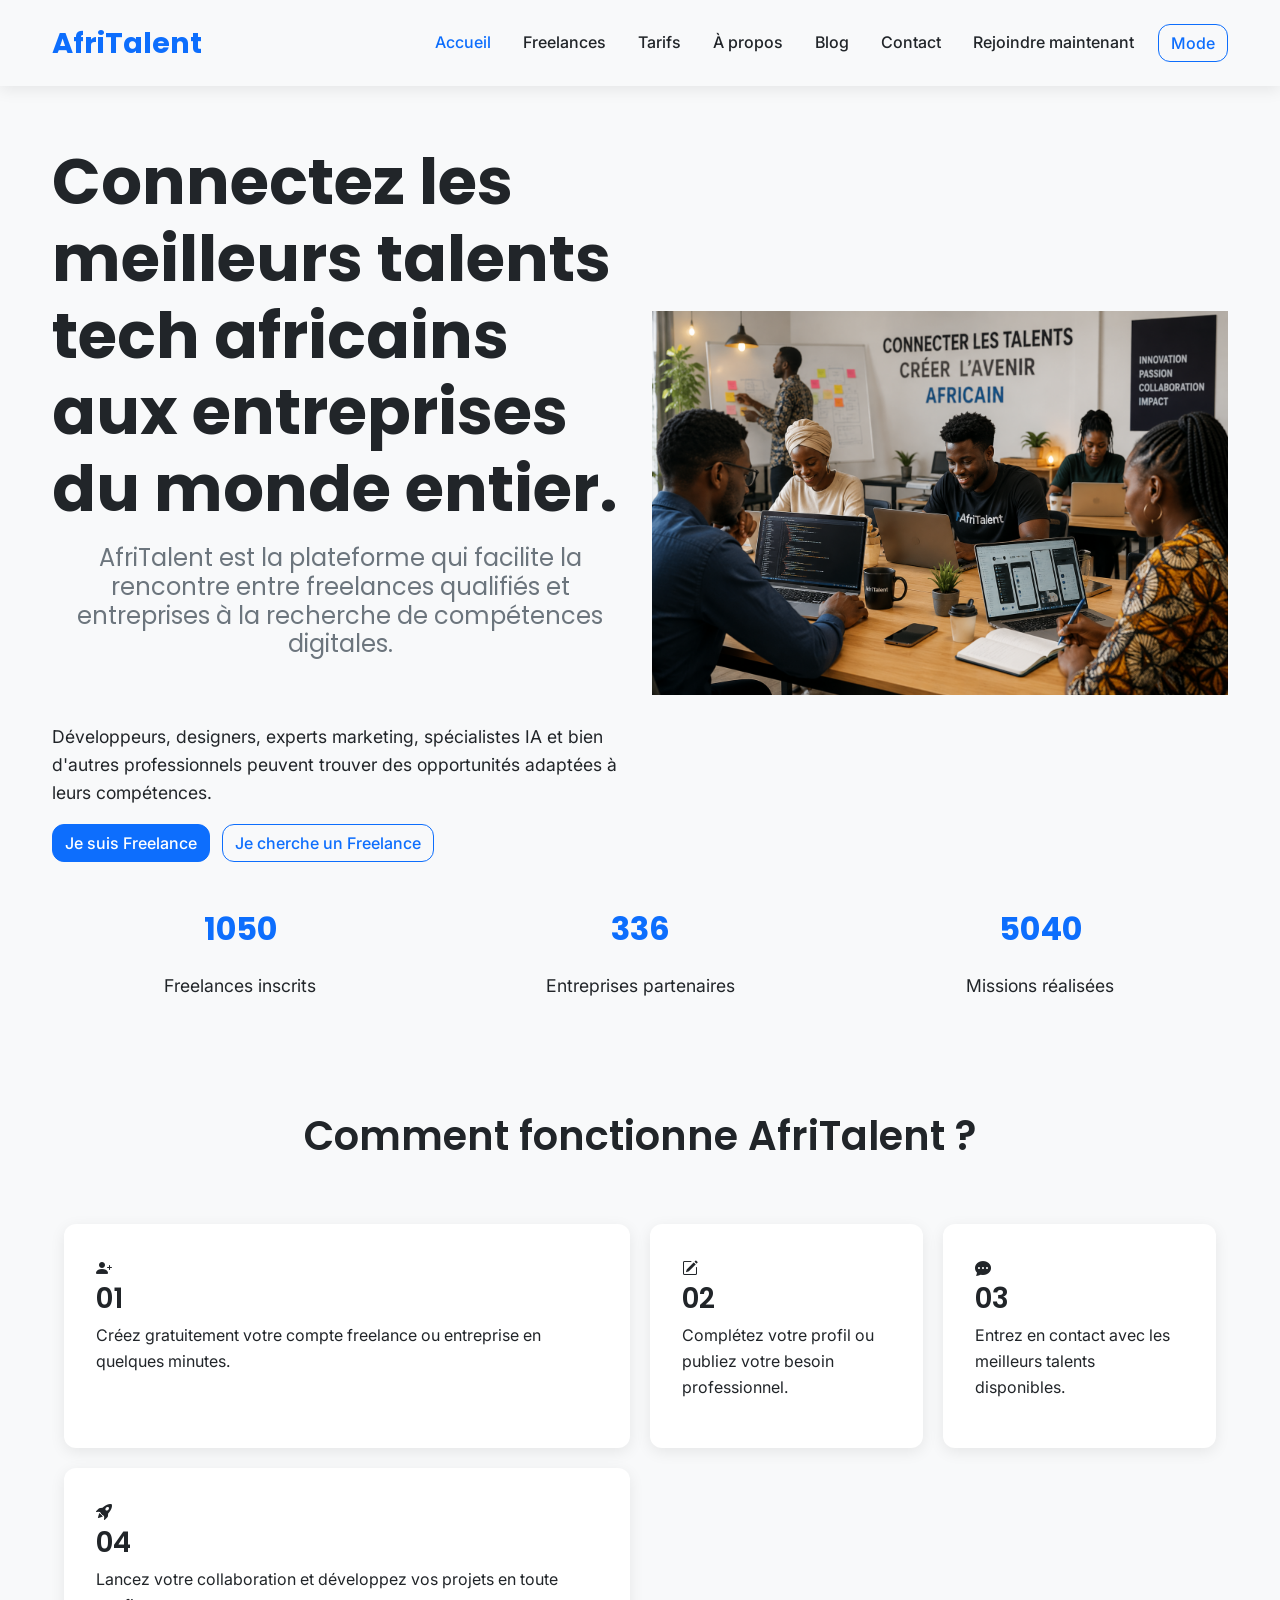
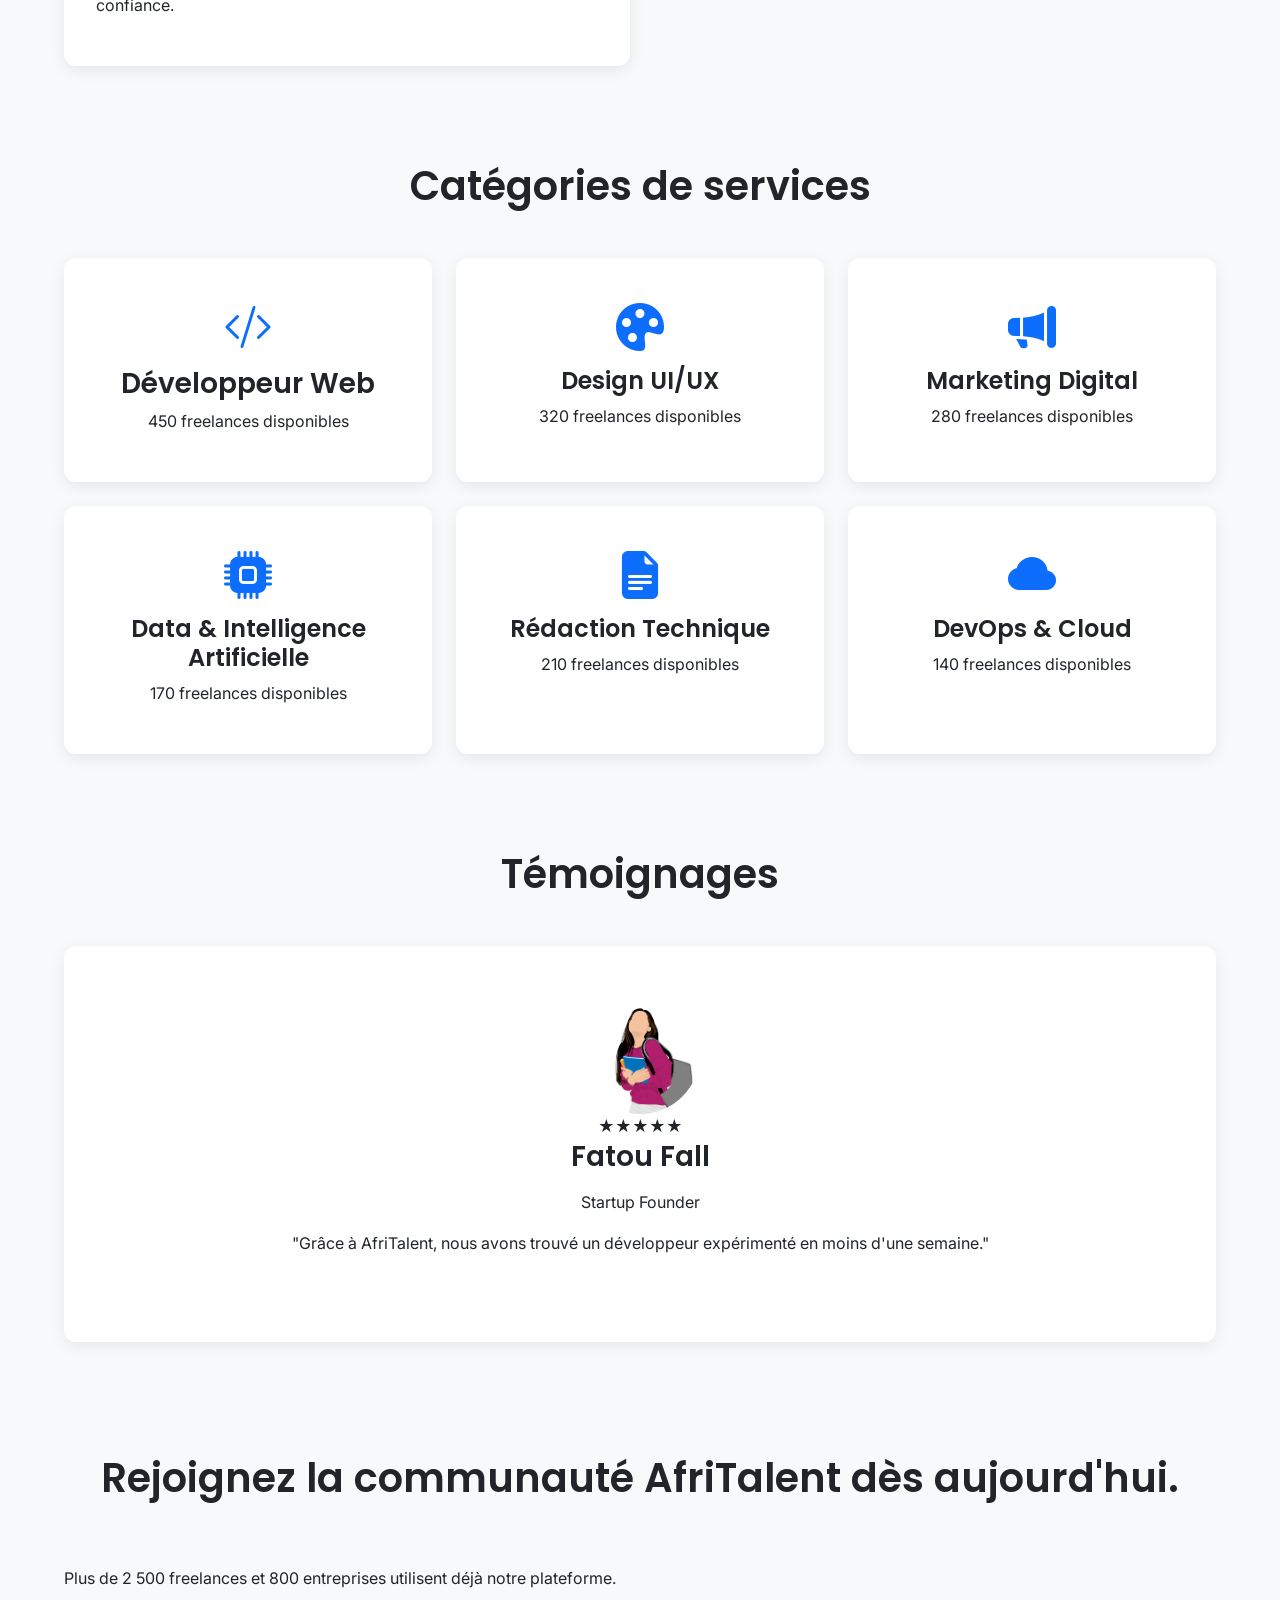
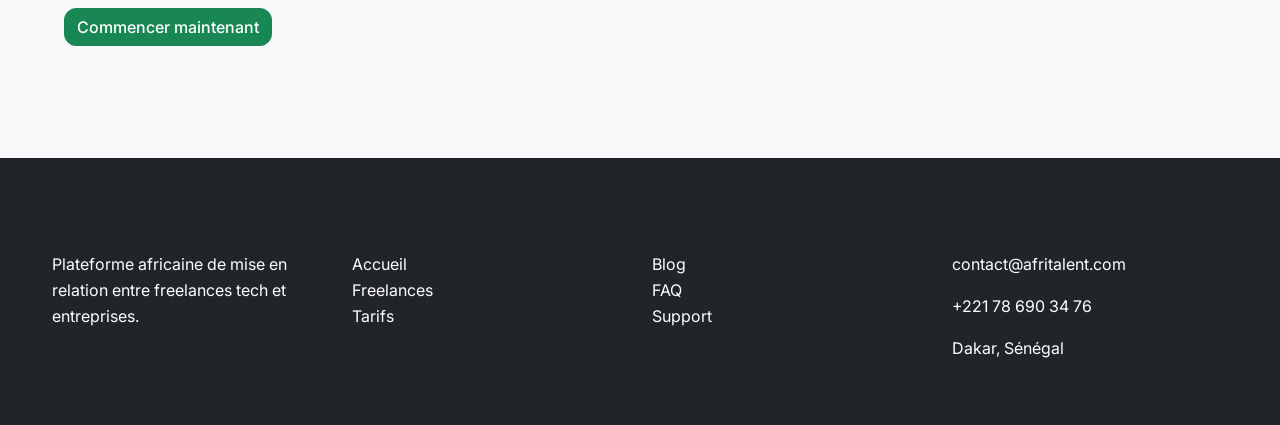
<file: index.html>
<!doctype html>
<html lang="fr">
  <head>
    <!-- Encodage des caractères -->
    <meta charset="UTF-8" />
    <!-- Responsive Design -->
    <meta name="viewport" content="width=device-width, initial-scale=1.0" />
    <!-- Titre affiché dans l'onglet du navigateur -->
    <title>AfriTalent — Accueil</title>
    <!-- Bootstrap 5 via CDN : feuille de style -->
    <link
      href="https://cdn.jsdelivr.net/npm/bootstrap@5.3.0/dist/css/bootstrap.min.css"
      rel="stylesheet"
    />
    <!-- Bootstrap Icons -->
    <link
      rel="stylesheet"
      href="https://cdn.jsdelivr.net/npm/bootstrap-icons@1.11.3/font/bootstrap-icons.css"
    />
    <!-- Feuille de style personnalisée -->
    <link rel="stylesheet" href="css/style.css" />
  </head>
  <body>
    <!-- HEADER / NAVBAR -->
    <header>
      <!-- Barre de navigation principale -->
      <nav class="navbar navbar-expand-lg navbar-light bg-light fixed-top">
        <div class="container">
          <!-- Logo du site -->
          <a class="navbar-brand fw-bold" href="index.html"> AfriTalent </a>

          <!-- Bouton menu hamburger -->
          <button
            class="navbar-toggler"
            type="button"
            data-bs-toggle="collapse"
            data-bs-target="#navbarNav"
            aria-label="Ouvrir le menu de navigation"
          >
            <span class="navbar-toggler-icon"></span>
          </button>
          <!-- Menu de navigation -->
          <div class="collapse navbar-collapse" id="navbarNav">
            <ul class="navbar-nav ms-auto">
              <li class="nav-item">
                <a class="nav-link active" href="index.html"> Accueil </a>
              </li>

              <li class="nav-item">
                <a class="nav-link" href="freelances.html"> Freelances </a>
              </li>

              <li class="nav-item">
                <a class="nav-link" href="tarifs.html"> Tarifs </a>
              </li>

              <li class="nav-item">
                <a class="nav-link" href="about.html"> À propos </a>
              </li>

              <li class="nav-item">
                <a class="nav-link" href="blog.html"> Blog </a>
              </li>

              <li class="nav-item">
                <a class="nav-link" href="contact.html"> Contact </a>
              </li>

              <li class="nav-item">
                <a class="nav-link" href="contact.html">
                  Rejoindre maintenant
                </a>
              </li>
            </ul>
            <!-- Bouton Dark Mode -->
            <button id="theme-toggle" class="btn btn-outline-primary ms-3">
              Mode
            </button>
          </div>
        </div>
      </nav>
    </header>

    <!-- CONTENU PRINCIPAL -->

    <main class="container py-5 mt-5">
      <!-- HERO SECTION -->

      <section class="hero-section fade-section container py-5">
        <div class="row align-items-center">
          <!-- Texte de présentation -->

          <div class="col-lg-6">
            <h1>
              Connectez les meilleurs talents tech africains aux entreprises du
              monde entier.
            </h1>

            <h2>
              AfriTalent est la plateforme qui facilite la rencontre entre
              freelances qualifiés et entreprises à la recherche de compétences
              digitales.
            </h2>

            <p>
              Développeurs, designers, experts marketing, spécialistes IA et
              bien d'autres professionnels peuvent trouver des opportunités
              adaptées à leurs compétences.
            </p>
            <!-- Boutons d'action -->

            <a href="contact.html" class="btn btn-primary me-2">
              Je suis Freelance
            </a>

            <a href="freelances.html" class="btn btn-outline-primary">
              Je cherche un Freelance
            </a>
          </div>
          <!-- Image Hero -->

          <div class="col-lg-6">
            <img
              src="images/image1.png"
              class="img-fluid"
              alt="Freelances africains travaillant sur des projets digitaux"
            />
          </div>
        </div>
        <!-- Compteurs statistiques -->

        <div class="row text-center hero-stats">
          <div class="col-md-4">
            <h3 class="counter" data-target="2500">0</h3>
            <p>Freelances inscrits</p>
          </div>

          <div class="col-md-4">
            <h3 class="counter" data-target="800">0</h3>
            <p>Entreprises partenaires</p>
          </div>

          <div class="col-md-4">
            <h3 class="counter" data-target="12000">0</h3>
            <p>Missions réalisées</p>
          </div>
        </div>
      </section>
      <!-- COMMENT ÇA MARCHE BENTO GRID -->

      <section class="fade-section container py-5">
        <h2 class="text-center mb-5">Comment fonctionne AfriTalent ?</h2>

        <div class="bento-grid">
          <article class="bento-item">
            <i class="bi bi-person-plus-fill"></i>
            <h3>01</h3>

            <p>
              Créez gratuitement votre compte freelance ou entreprise en
              quelques minutes.
            </p>
          </article>

          <article class="bento-item">
            <i class="bi bi-pencil-square"></i>
            <h3>02</h3>

            <p>Complétez votre profil ou publiez votre besoin professionnel.</p>
          </article>

          <article class="bento-item">
            <i class="bi bi-chat-dots-fill"></i>
            <h3>03</h3>

            <p>Entrez en contact avec les meilleurs talents disponibles.</p>
          </article>

          <article class="bento-item">
            <i class="bi bi-rocket-takeoff-fill"></i>
            <h3>04</h3>

            <p>
              Lancez votre collaboration et développez vos projets en toute
              confiance.
            </p>
          </article>
        </div>
      </section>
      <!-- CATÉGORIES DE SERVICES -->

      <section class="fade-section container py-5">
        <h2 class="text-center mb-5">Catégories de services</h2>

        <div class="row g-4">
          <!-- Catégorie Développement Web -->
          <div class="col-md-4">
            <div class="category-card">
              <i class="bi bi-code-slash"></i>
              <h3>Développeur Web</h3>
              <p>450 freelances disponibles</p>
            </div>
          </div>
          <!-- Catégorie UI/UX -->

          <div class="col-md-4">
            <div class="category-card">
              <i class="bi bi-palette-fill"></i>
              <h4>Design UI/UX</h4>
              <p>320 freelances disponibles</p>
            </div>
          </div>
          <!-- Catégorie Marketing -->

          <div class="col-md-4">
            <div class="category-card">
              <i class="bi bi-megaphone-fill"></i>
              <h4>Marketing Digital</h4>
              <p>280 freelances disponibles</p>
            </div>
          </div>
          <!-- Catégorie Data & IA -->

          <div class="col-md-4">
            <div class="category-card">
              <i class="bi bi-cpu-fill"></i>
              <h4>Data & Intelligence Artificielle</h4>
              <p>170 freelances disponibles</p>
            </div>
          </div>
          <!-- Catégorie Rédaction -->

          <div class="col-md-4">
            <div class="category-card">
              <i class="bi bi-file-earmark-text-fill"></i>
              <h4>Rédaction Technique</h4>
              <p>210 freelances disponibles</p>
            </div>
          </div>
          <!-- Catégorie Cloud -->

          <div class="col-md-4">
            <div class="category-card">
              <i class="bi bi-cloud-fill"></i>
              <h4>DevOps & Cloud</h4>
              <p>140 freelances disponibles</p>
            </div>
          </div>
        </div>
      </section>
      <!-- TÉMOIGNAGES CLIENTS CAROUSEL BOOTSTRAP -->

      <section class="fade-section container py-5">
        <h2 class="text-center mb-5">Témoignages</h2>

        <div
          id="carouselExample"
          class="carousel slide"
          data-bs-ride="carousel"
        >
          <div class="carousel-inner">
            <div class="carousel-item active">
              <div class="text-center">
                <img
                  src="images/femme.png"
                  width="120"
                  alt="Cliente satisfaite"
                />
                <div class="stars">★★★★★</div>

                <h3>Fatou Fall</h3>

                <p>Startup Founder</p>

                <p>
                  "Grâce à AfriTalent, nous avons trouvé un développeur
                  expérimenté en moins d'une semaine."
                </p>
              </div>
            </div>

            <div class="carousel-item">
              <div class="text-center">
                <img
                  src="images/garcon.png"
                  width="120"
                  alt="Freelance satisfait"
                />
                <div class="stars">★★★★★</div>

                <h3>Développeur Full Stack</h3>

                <p>Développeur Full Stack</p>

                <p>
                  "La plateforme m'a permis de collaborer avec plusieurs
                  entreprises internationales."
                </p>
              </div>
            </div>

            <div class="carousel-item">
              <div class="text-center">
                <img
                  src="images/rh.jpeg"
                  width="120"
                  alt="Entreprise partenaire"
                />
                <div class="stars">★★★★★</div>

                <h4>Amina Fall</h4>

                <p>Responsable RH</p>

                <p>
                  "Une solution simple, rapide et efficace pour recruter des
                  experts digitaux."
                </p>
              </div>
            </div>
          </div>
        </div>
      </section>
      <!-- APPEL À L'ACTION (CTA) -->

      <section class="fade-section container cta-section">
        <h2>Rejoignez la communauté AfriTalent dès aujourd'hui.</h2>

        <p>
          Plus de 2 500 freelances et 800 entreprises utilisent déjà notre
          plateforme.
        </p>

        <a href="contact.html" class="btn btn-success">
          Commencer maintenant
        </a>
      </section>
    </main>
    <!-- FOOTER -->

    <footer class="bg-dark text-white py-5">
      <div class="container">
        <div class="row">
          <!-- Présentation de la plateforme -->
          <div class="col-md-3">
            <h2>AfriTalent</h2>

            <p>
              Plateforme africaine de mise en relation entre freelances tech et
              entreprises.
            </p>
          </div>
          <!-- Liens utiles -->

          <div class="col-md-3">
            <h2>Liens utiles</h2>

            <ul class="list-unstyled">
              <li>Accueil</li>
              <li>Freelances</li>
              <li>Tarifs</li>
            </ul>
          </div>
          <!-- Ressources -->

          <div class="col-md-3">
            <h2>Ressources</h2>

            <ul class="list-unstyled">
              <li>Blog</li>
              <li>FAQ</li>
              <li>Support</li>
            </ul>
          </div>
          <!-- Coordonnées de contact -->

          <div class="col-md-3">
            <h2>Contact</h2>

            <p>contact@afritalent.com</p>
            <p>+221 78 690 34 76</p>
            <p>Dakar, Sénégal</p>
          </div>
        </div>
      </div>
    </footer>
    <!-- Bouton retour en haut -->
    <button id="backToTop" class="btn btn-primary">↑</button>

    <!-- Le contenu de la page sera ajoute ici -->
    <!-- Bootstrap 5 via CDN : script JavaScript -->
    <script src="https://cdn.jsdelivr.net/npm/bootstrap@5.3.0/dist/js/bootstrap.bundle.min.js"></script>
    <!-- Votre script JavaScript -->
    <script src="js/main.js"></script>
  </body>
</html>
</file>
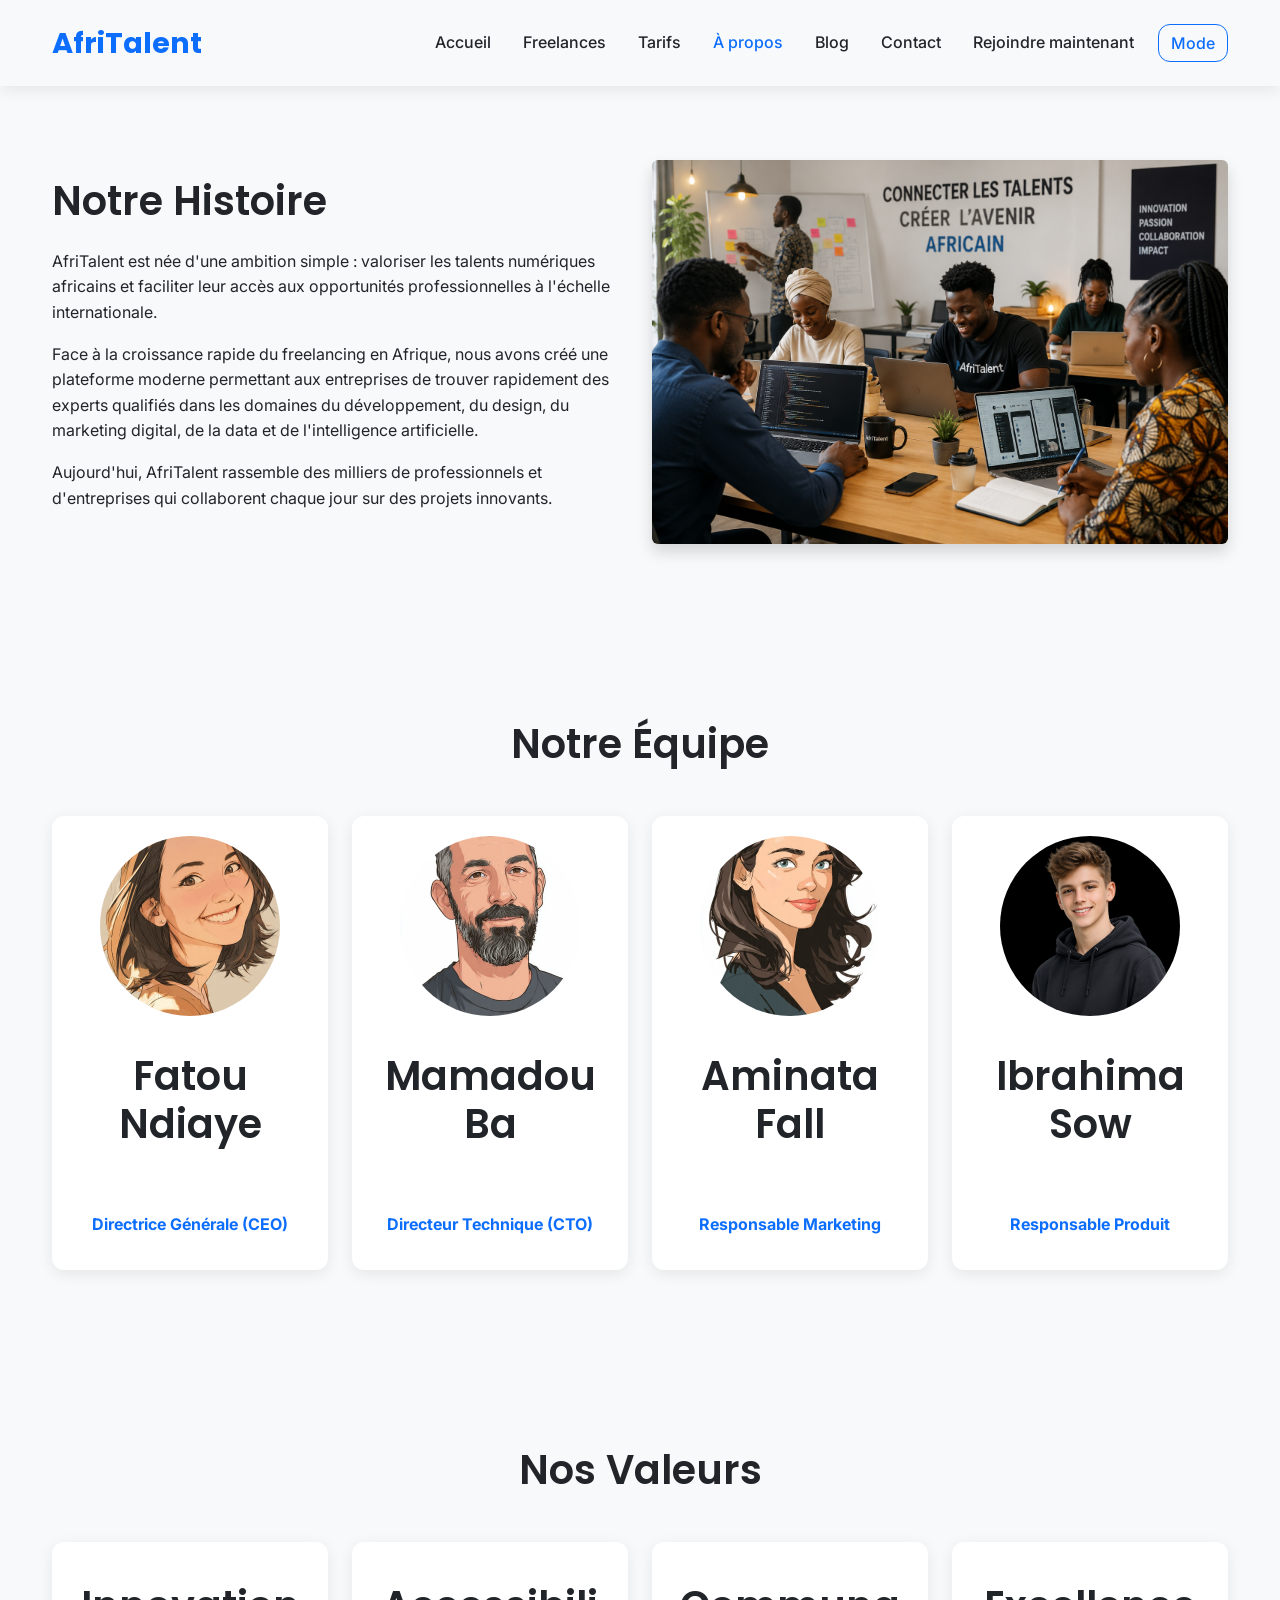
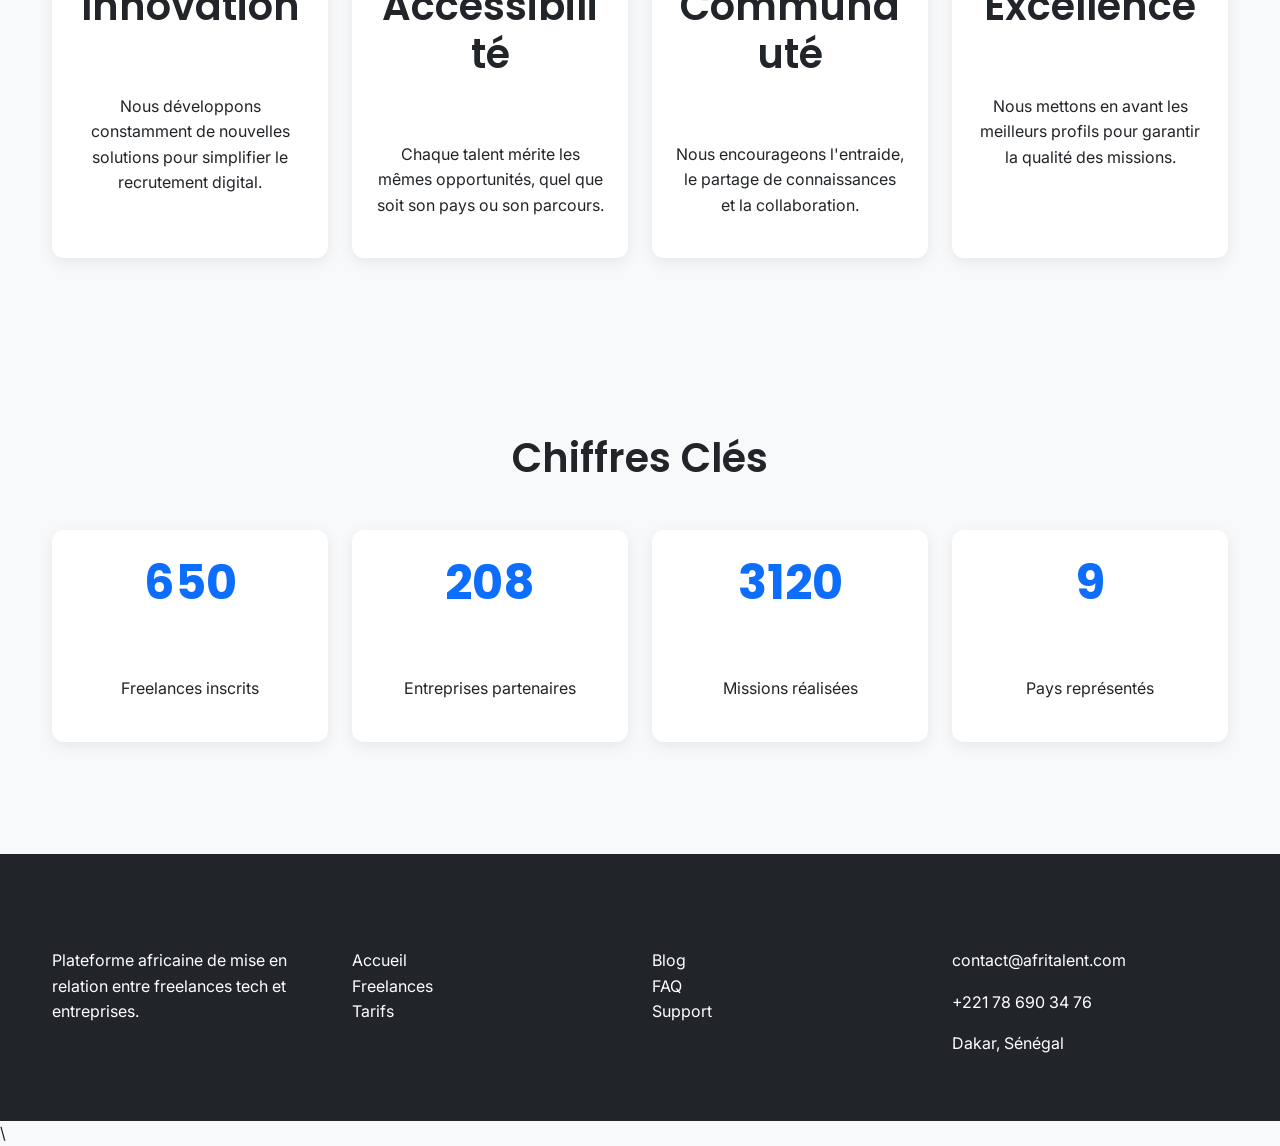
<file: about.html>
<!doctype html>
<html lang="fr">
  <head>
    <meta charset="UTF-8" />
    <meta name="viewport" content="width=device-width, initial-scale=1.0" />
    <title>AfriTalent — About</title>
    <!-- Bootstrap 5 via CDN : feuille de style -->
    <link
      href="https://cdn.jsdelivr.net/npm/bootstrap@5.3.0/dist/css/bootstrap.min.css"
      rel="stylesheet"
    />
    <!-- Votre feuille de style personnelle -->
    <link rel="stylesheet" href="css/style.css" />
  </head>
  <body>
    <!-- HEADER / NAVBAR -->
    <header>
      <nav class="navbar navbar-expand-lg navbar-light bg-light fixed-top">
        <div class="container">
          <a class="navbar-brand fw-bold" href="index.html"> AfriTalent </a>
          <!-- Bouton hamburger mobile -->

          <button
            class="navbar-toggler"
            type="button"
            data-bs-toggle="collapse"
            data-bs-target="#navbarNav"
            aria-label="Ouvrir le menu de navigation"
          >
            <span class="navbar-toggler-icon"></span>
          </button>
          <!-- Menu principal -->

          <div class="collapse navbar-collapse" id="navbarNav">
            <ul class="navbar-nav ms-auto">
              <li class="nav-item">
                <a class="nav-link" href="index.html"> Accueil </a>
              </li>

              <li class="nav-item">
                <a class="nav-link" href="freelances.html"> Freelances </a>
              </li>

              <li class="nav-item">
                <a class="nav-link" href="tarifs.html"> Tarifs </a>
              </li>

              <li class="nav-item">
                <a class="nav-link active" href="about.html"> À propos </a>
              </li>

              <li class="nav-item">
                <a class="nav-link" href="blog.html"> Blog </a>
              </li>

              <li class="nav-item">
                <a class="nav-link" href="contact.html"> Contact </a>
              </li>
              <li class="nav-item">
                <a class="nav-link" href="contact.html">
                  Rejoindre maintenant
                </a>
              </li>
            </ul>

            <!-- Bouton Dark Mode -->
            <button id="theme-toggle" class="btn btn-outline-primary ms-3">
              Mode
            </button>
          </div>
        </div>
      </nav>
    </header>
    <!-- CONTENU PRINCIPAL -->

    <main class="container py-5 mt-5">
      <!-- SECTION : NOTRE HISTOIRE -->
      <section class="fade-section mb-5">
        <div class="row align-items-center">
          <!-- Texte de présentation -->
          <div class="col-lg-6">
            <h1 class="mb-4">Notre Histoire</h1>

            <p>
              AfriTalent est née d'une ambition simple : valoriser les talents
              numériques africains et faciliter leur accès aux opportunités
              professionnelles à l'échelle internationale.
            </p>

            <p>
              Face à la croissance rapide du freelancing en Afrique, nous avons
              créé une plateforme moderne permettant aux entreprises de trouver
              rapidement des experts qualifiés dans les domaines du
              développement, du design, du marketing digital, de la data et de
              l'intelligence artificielle.
            </p>

            <p>
              Aujourd'hui, AfriTalent rassemble des milliers de professionnels
              et d'entreprises qui collaborent chaque jour sur des projets
              innovants.
            </p>
          </div>
          <!-- Image illustrative -->

          <div class="col-lg-6">
            <img
              src="images/image1.png"
              class="img-fluid rounded shadow"
              alt="Notre histoire AfriTalent"
            />
          </div>
        </div>
      </section>
      <!-- SECTION : ÉQUIPE -->

      <section class="fade-section mb-5">
        <h2 class="text-center mb-5">Notre Équipe</h2>

        <div class="row g-4">
          <div class="col-12 col-md-6 col-lg-3">
            <div class="card h-100 text-center">
              <img
                src="./images/image-fn.jpeg"
                class="card-img-top"
                alt="Fatou Ndiaye"
              />

              <div class="card-body">
                <h2>Fatou Ndiaye</h2>

                <p class="text-primary fw-bold">Directrice Générale (CEO)</p>

                <div>
                  <a href="#"><i class="bi bi-linkedin"></i></a>
                  <a href="#"><i class="bi bi-twitter-x"></i></a>
                  <a href="#"><i class="bi bi-facebook"></i></a>
                </div>
              </div>
            </div>
          </div>

          <div class="col-12 col-md-6 col-lg-3">
            <div class="card h-100 text-center">
              <img src="images/mb.jpeg" class="card-img-top" alt="Mamadou Ba" />

              <div class="card-body">
                <h2>Mamadou Ba</h2>

                <p class="text-primary fw-bold">Directeur Technique (CTO)</p>

                <div>
                  <a href="#"><i class="bi bi-linkedin"></i></a>
                  <a href="#"><i class="bi bi-twitter-x"></i></a>
                  <a href="#"><i class="bi bi-github"></i></a>
                </div>
              </div>
            </div>
          </div>

          <div class="col-12 col-md-6 col-lg-3">
            <div class="card h-100 text-center">
              <img
                src="images/af.jpeg"
                class="card-img-top"
                alt="Aminata Fall"
              />

              <div class="card-body">
                <h2>Aminata Fall</h2>

                <p class="text-primary fw-bold">Responsable Marketing</p>

                <div>
                  <a href="#"><i class="bi bi-linkedin"></i></a>
                  <a href="#"><i class="bi bi-instagram"></i></a>
                  <a href="#"><i class="bi bi-facebook"></i></a>
                </div>
              </div>
            </div>
          </div>

          <div class="col-12 col-md-6 col-lg-3">
            <div class="card h-100 text-center">
              <img
                src="./images/img-g3.jpeg"
                class="card-img-top"
                alt="Ibrahima Sow"
              />

              <div class="card-body">
                <h2>Ibrahima Sow</h2>

                <p class="text-primary fw-bold">Responsable Produit</p>

                <div>
                  <a href="#"><i class="bi bi-linkedin"></i></a>
                  <a href="#"><i class="bi bi-twitter-x"></i></a>
                  <a href="#"><i class="bi bi-github"></i></a>
                </div>
              </div>
            </div>
          </div>
        </div>
      </section>
      <!-- SECTION : VALEURS -->

      <section class="fade-section mb-5">
        <h2 class="text-center mb-5">Nos Valeurs</h2>

        <div class="row g-4">
          <div class="col-md-6 col-lg-3">
            <div class="card h-100 text-center p-4">
              <i class="bi bi-lightbulb display-4 text-warning"></i>

              <h2 class="mt-3">Innovation</h2>

              <p>
                Nous développons constamment de nouvelles solutions pour
                simplifier le recrutement digital.
              </p>
            </div>
          </div>

          <div class="col-md-6 col-lg-3">
            <div class="card h-100 text-center p-4">
              <i class="bi bi-universal-access display-4 text-success"></i>

              <h2 class="mt-3">Accessibilité</h2>

              <p>
                Chaque talent mérite les mêmes opportunités, quel que soit son
                pays ou son parcours.
              </p>
            </div>
          </div>

          <div class="col-md-6 col-lg-3">
            <div class="card h-100 text-center p-4">
              <i class="bi bi-people-fill display-4 text-primary"></i>

              <h2 class="mt-3">Communauté</h2>

              <p>
                Nous encourageons l'entraide, le partage de connaissances et la
                collaboration.
              </p>
            </div>
          </div>

          <div class="col-md-6 col-lg-3">
            <div class="card h-100 text-center p-4">
              <i class="bi bi-award-fill display-4 text-danger"></i>

              <h2 class="mt-3">Excellence</h2>

              <p>
                Nous mettons en avant les meilleurs profils pour garantir la
                qualité des missions.
              </p>
            </div>
          </div>
        </div>
      </section>
      <!-- SECTION : CHIFFRES CLÉS -->

      <section class="fade-section">
        <h2 class="text-center mb-5">Chiffres Clés</h2>

        <div class="row g-4">
          <!-- Compteur freelances -->
          <div class="col-md-6 col-lg-3">
            <div class="card text-center p-4 h-100">
              <h2 class="counter" data-target="2500">0</h2>

              <p>Freelances inscrits</p>
            </div>
          </div>
          <!-- Compteur entreprises -->

          <div class="col-md-6 col-lg-3">
            <div class="card text-center p-4 h-100">
              <h2 class="counter" data-target="800">0</h2>

              <p>Entreprises partenaires</p>
            </div>
          </div>
          <!-- Compteur missions -->

          <div class="col-md-6 col-lg-3">
            <div class="card text-center p-4 h-100">
              <h2 class="counter" data-target="12000">0</h2>

              <p>Missions réalisées</p>
            </div>
          </div>
          <!-- Compteur pays -->

          <div class="col-md-6 col-lg-3">
            <div class="card text-center p-4 h-100">
              <h2 class="counter" data-target="32">0</h2>

              <p>Pays représentés</p>
            </div>
          </div>
        </div>
      </section>
    </main>
    <!-- FOOTER -->

    <footer class="bg-dark text-white py-5">
      <div class="container">
        <div class="row">
          <!-- Présentation de la plateforme -->
          <div class="col-md-3">
            <h2>AfriTalent</h2>

            <p>
              Plateforme africaine de mise en relation entre freelances tech et
              entreprises.
            </p>
          </div>
          <!-- Liens utiles -->

          <div class="col-md-3">
            <h2>Liens utiles</h2>

            <ul class="list-unstyled">
              <li>Accueil</li>
              <li>Freelances</li>
              <li>Tarifs</li>
            </ul>
          </div>
          <!-- Ressources -->

          <div class="col-md-3">
            <h2>Ressources</h2>

            <ul class="list-unstyled">
              <li>Blog</li>
              <li>FAQ</li>
              <li>Support</li>
            </ul>
          </div>
          <!-- contact -->

          <div class="col-md-3">
            <h2>Contact</h2>

            <p>contact@afritalent.com</p>
            <p>+221 78 690 34 76</p>
            <p>Dakar, Sénégal</p>
          </div>
        </div>
      </div>
    </footer>
    \
    <!-- BOUTON RETOUR EN HAUT -->

    <button id="backToTop" class="btn btn-primary">↑</button>

    <!-- Le contenu de la page sera ajoute ici -->
    <!-- Bootstrap 5 via CDN : script JavaScript -->
    <script src="https://cdn.jsdelivr.net/npm/bootstrap@5.3.0/dist/js/bootstrap.bundle.min.js"></script>
    <!-- Votre script JavaScript -->
    <script src="js/main.js"></script>
  </body>
</html>
</file>
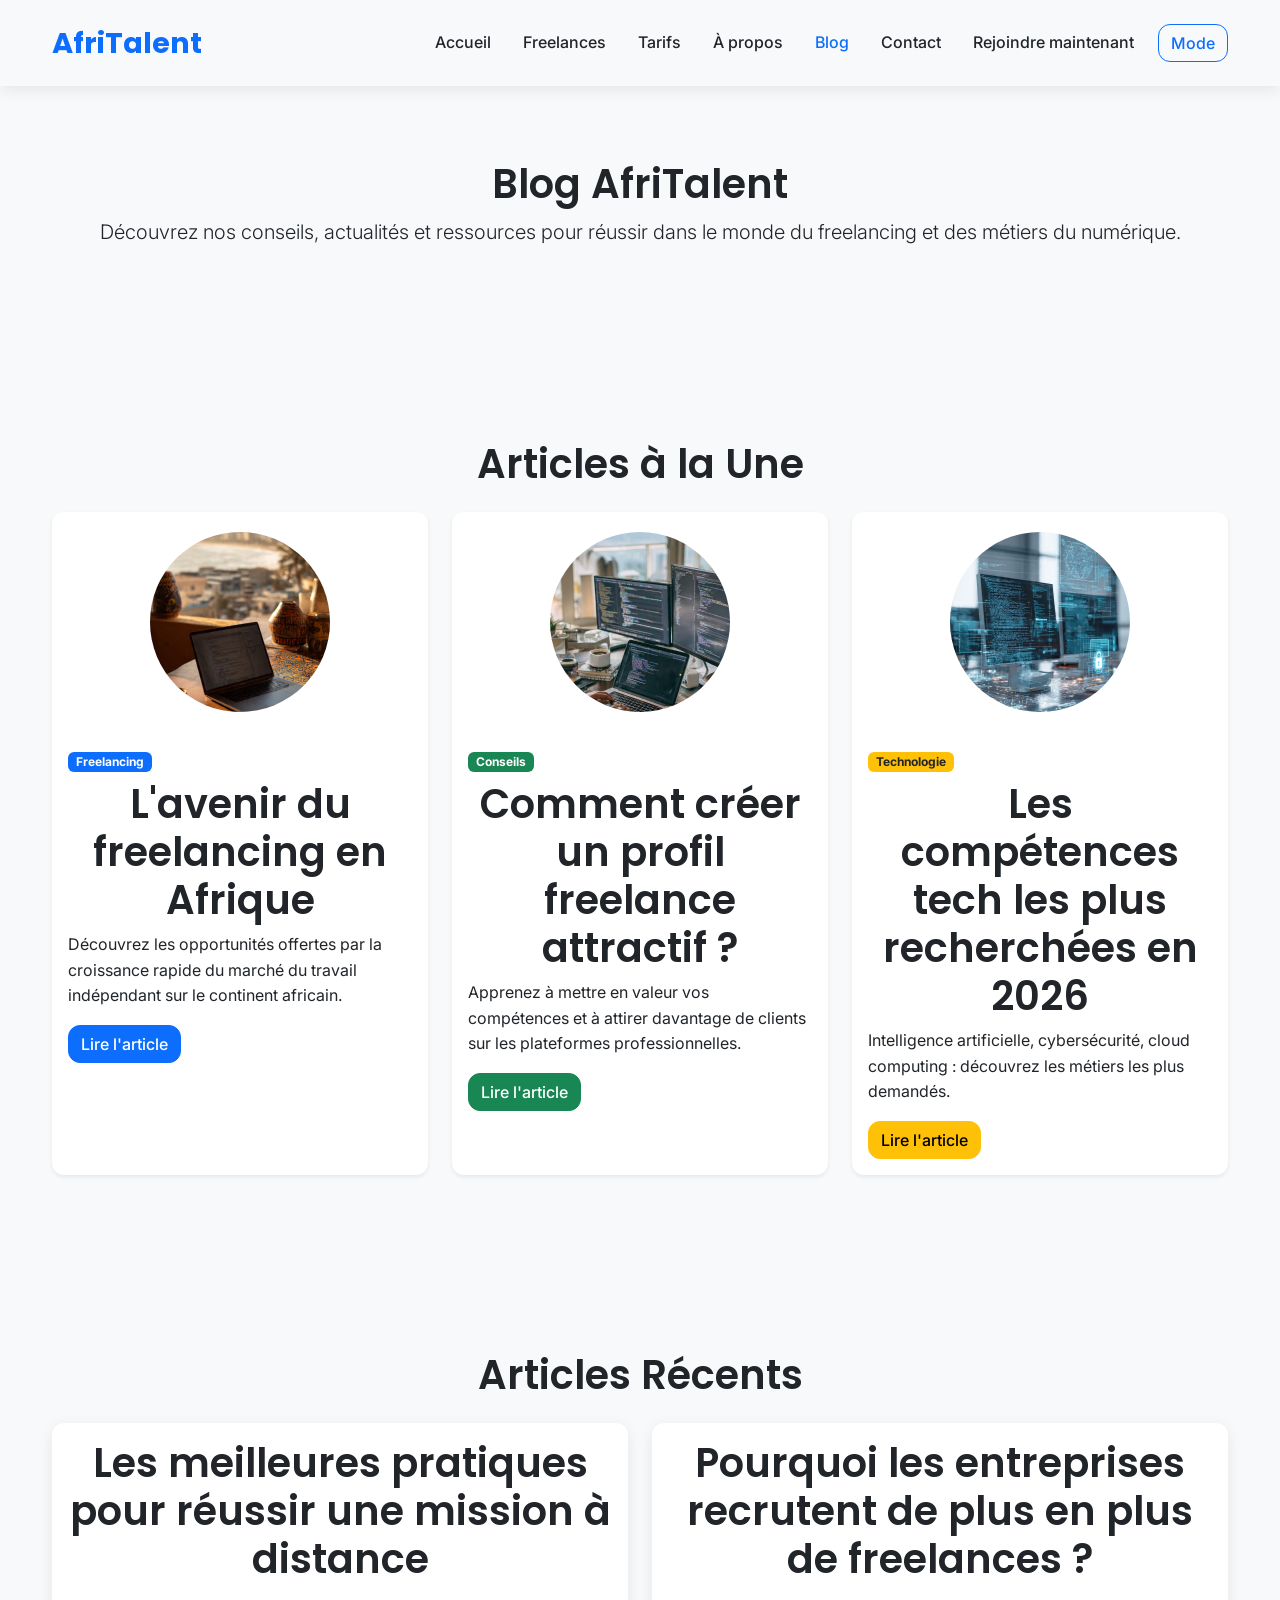
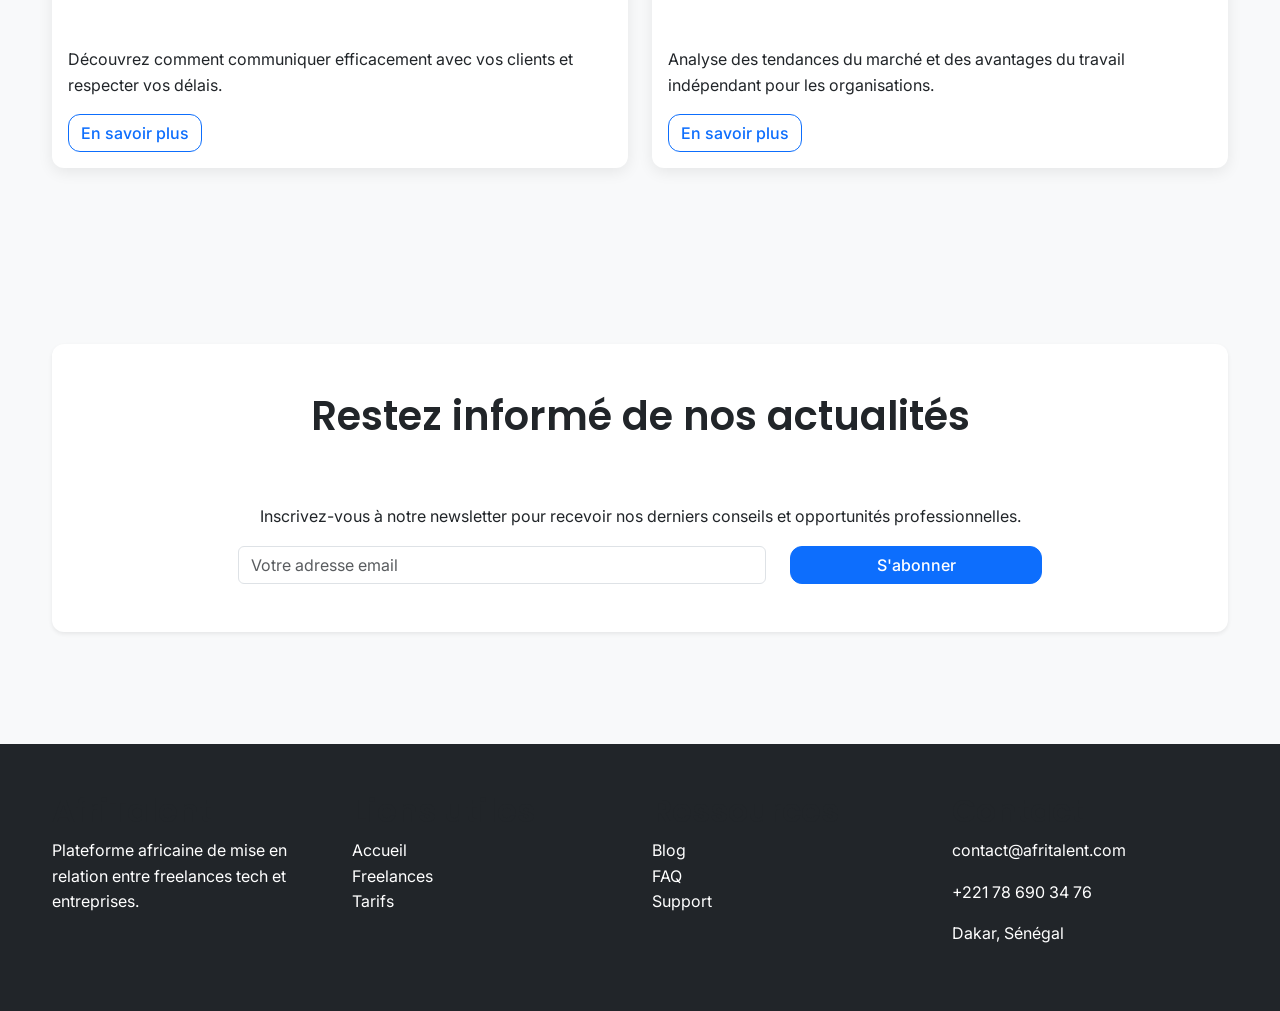
<file: blog.html>
<!doctype html>
<html lang="fr">
  <head>
    <meta charset="UTF-8" />
    <meta name="viewport" content="width=device-width, initial-scale=1.0" />
    <title>AfriTalent — Blog</title>
    <!-- Bootstrap 5 via CDN : feuille de style -->
    <link
      href="https://cdn.jsdelivr.net/npm/bootstrap@5.3.0/dist/css/bootstrap.min.css"
      rel="stylesheet"
    />
    <!-- Votre feuille de style personnelle -->
    <link rel="stylesheet" href="css/style.css" />
  </head>
  <body>
    <!-- HEADER / NAVBAR -->
    <header>
      <nav class="navbar navbar-expand-lg navbar-light bg-light fixed-top">
        <div class="container">
          <a class="navbar-brand fw-bold" href="index.html"> AfriTalent </a>
          <!-- Bouton hamburger mobile -->

          <button
            class="navbar-toggler"
            type="button"
            data-bs-toggle="collapse"
            data-bs-target="#navbarNav"
            aria-label="Ouvrir le menu de navigation"
          >
            <span class="navbar-toggler-icon"></span>
          </button>
          <!-- Menu principal -->

          <div class="collapse navbar-collapse" id="navbarNav">
            <ul class="navbar-nav ms-auto">
              <li class="nav-item">
                <a class="nav-link" href="index.html"> Accueil </a>
              </li>

              <li class="nav-item">
                <a class="nav-link" href="freelances.html"> Freelances </a>
              </li>

              <li class="nav-item">
                <a class="nav-link" href="tarifs.html"> Tarifs </a>
              </li>

              <li class="nav-item">
                <a class="nav-link" href="about.html"> À propos </a>
              </li>

              <li class="nav-item">
                <a class="nav-link active" href="blog.html"> Blog </a>
              </li>

              <li class="nav-item">
                <a class="nav-link" href="contact.html"> Contact </a>
              </li>

              <li class="nav-item">
                <a class="nav-link" href="contact.html">
                  Rejoindre maintenant
                </a>
              </li>
            </ul>
            <!-- Bouton Dark Mode -->
            <button id="theme-toggle" class="btn btn-outline-primary ms-3">
              Mode
            </button>
          </div>
        </div>
      </nav>
    </header>
    <!-- CONTENU PRINCIPAL -->

    <main class="container py-5 mt-5">
      <!-- Présentation du blog -->

      <section class="text-center mb-5">
        <h1>Blog AfriTalent</h1>

        <p class="lead">
          Découvrez nos conseils, actualités et ressources pour réussir dans le
          monde du freelancing et des métiers du numérique.
        </p>
      </section>
      <!-- ARTICLES À LA UNE -->

      <section class="mb-5">
        <h2 class="text-center mb-4">Articles à la Une</h2>

        <div class="row g-4">
          <div class="col-12 col-md-6 col-lg-4">
            <div class="card blog-card h-100 shadow-sm">
              <img
                src="./images/image-freel.jpeg"
                class="card-img-top"
                alt="Freelancing en Afrique"
              />

              <div class="card-body">
                <span class="badge bg-primary mb-2"> Freelancing </span>

                <h2 class="card-title">L'avenir du freelancing en Afrique</h2>

                <p class="card-text">
                  Découvrez les opportunités offertes par la croissance rapide
                  du marché du travail indépendant sur le continent africain.
                </p>

                <a href="#" class="btn btn-primary"> Lire l'article </a>
              </div>
            </div>
          </div>

          <div class="col-12 col-md-6 col-lg-4">
            <div class="card blog-card h-100 shadow-sm">
              <img
                src="./images/img-profil.jpeg"
                class="card-img-top"
                alt="Profil freelance"
              />

              <div class="card-body">
                <span class="badge bg-success mb-2"> Conseils </span>

                <h2 class="card-title">
                  Comment créer un profil freelance attractif ?
                </h2>

                <p class="card-text">
                  Apprenez à mettre en valeur vos compétences et à attirer
                  davantage de clients sur les plateformes professionnelles.
                </p>

                <a href="#" class="btn btn-success"> Lire l'article </a>
              </div>
            </div>
          </div>

          <div class="col-12 col-md-6 col-lg-4">
            <div class="card blog-card h-100 shadow-sm">
              <img
                src="./images/img-ct.jpeg"
                class="card-img-top"
                alt="Compétences Tech"
              />

              <div class="card-body">
                <span class="badge bg-warning text-dark mb-2">
                  Technologie
                </span>

                <h2 class="card-title">
                  Les compétences tech les plus recherchées en 2026
                </h2>

                <p class="card-text">
                  Intelligence artificielle, cybersécurité, cloud computing :
                  découvrez les métiers les plus demandés.
                </p>

                <a href="#" class="btn btn-warning"> Lire l'article </a>
              </div>
            </div>
          </div>
        </div>
      </section>
      <!-- ARTICLES RÉCENTS -->

      <section class="mb-5">
        <h2 class="text-center mb-4">Articles Récents</h2>

        <div class="row g-4">
          <div class="col-md-6">
            <div class="card blog-card h-100">
              <div class="card-body">
                <h2>
                  Les meilleures pratiques pour réussir une mission à distance
                </h2>

                <p>
                  Découvrez comment communiquer efficacement avec vos clients et
                  respecter vos délais.
                </p>

                <a href="#" class="btn btn-outline-primary"> En savoir plus </a>
              </div>
            </div>
          </div>

          <div class="col-md-6">
            <div class="card blog-card h-100">
              <div class="card-body">
                <h2>
                  Pourquoi les entreprises recrutent de plus en plus de
                  freelances ?
                </h2>

                <p>
                  Analyse des tendances du marché et des avantages du travail
                  indépendant pour les organisations.
                </p>

                <a href="#" class="btn btn-outline-primary"> En savoir plus </a>
              </div>
            </div>
          </div>
        </div>
      </section>
      <!-- NEWSLETTER -->

      <section class="text-center">
        <div class="card blog-card p-5 shadow-sm">
          <h2>Restez informé de nos actualités</h2>

          <p>
            Inscrivez-vous à notre newsletter pour recevoir nos derniers
            conseils et opportunités professionnelles.
          </p>
          <!-- Formulaire d'abonnement -->

          <form class="row justify-content-center">
            <div class="col-md-6">
              <input
                type="email"
                class="form-control"
                placeholder="Votre adresse email"
              />
            </div>

            <div class="col-md-3 mt-3 mt-md-0">
              <button type="submit" class="btn btn-primary w-100">
                S'abonner
              </button>
            </div>
          </form>
        </div>
      </section>
    </main>
    <!-- Footer -->

    <footer class="bg-dark text-white py-5">
      <div class="container">
        <div class="row">
          <!-- Présentation de la plateforme -->
          <div class="col-md-3">
            <h2>AfriTalent</h2>

            <p>
              Plateforme africaine de mise en relation entre freelances tech et
              entreprises.
            </p>
          </div>
          <!-- Liens utiles -->

          <div class="col-md-3">
            <h2>Liens utiles</h2>

            <ul class="list-unstyled">
              <li>Accueil</li>
              <li>Freelances</li>
              <li>Tarifs</li>
            </ul>
          </div>
          <!-- Ressources -->

          <div class="col-md-3">
            <h2>Ressources</h2>

            <ul class="list-unstyled">
              <li>Blog</li>
              <li>FAQ</li>
              <li>Support</li>
            </ul>
          </div>
          <!-- contact -->

          <div class="col-md-3">
            <h2>Contact</h2>

            <p>contact@afritalent.com</p>
            <p>+221 78 690 34 76</p>
            <p>Dakar, Sénégal</p>
          </div>
        </div>
      </div>
    </footer>
    <!-- BOUTON RETOUR EN HAUT -->
    <button id="backToTop" class="btn btn-primary">↑</button>

    <!-- Le contenu de la page sera ajoute ici -->
    <!-- Bootstrap 5 via CDN : script JavaScript -->
    <script src="https://cdn.jsdelivr.net/npm/bootstrap@5.3.0/dist/js/bootstrap.bundle.min.js"></script>
    <!-- Votre script JavaScript -->
    <script src="js/main.js"></script>
  </body>
</html>
</file>
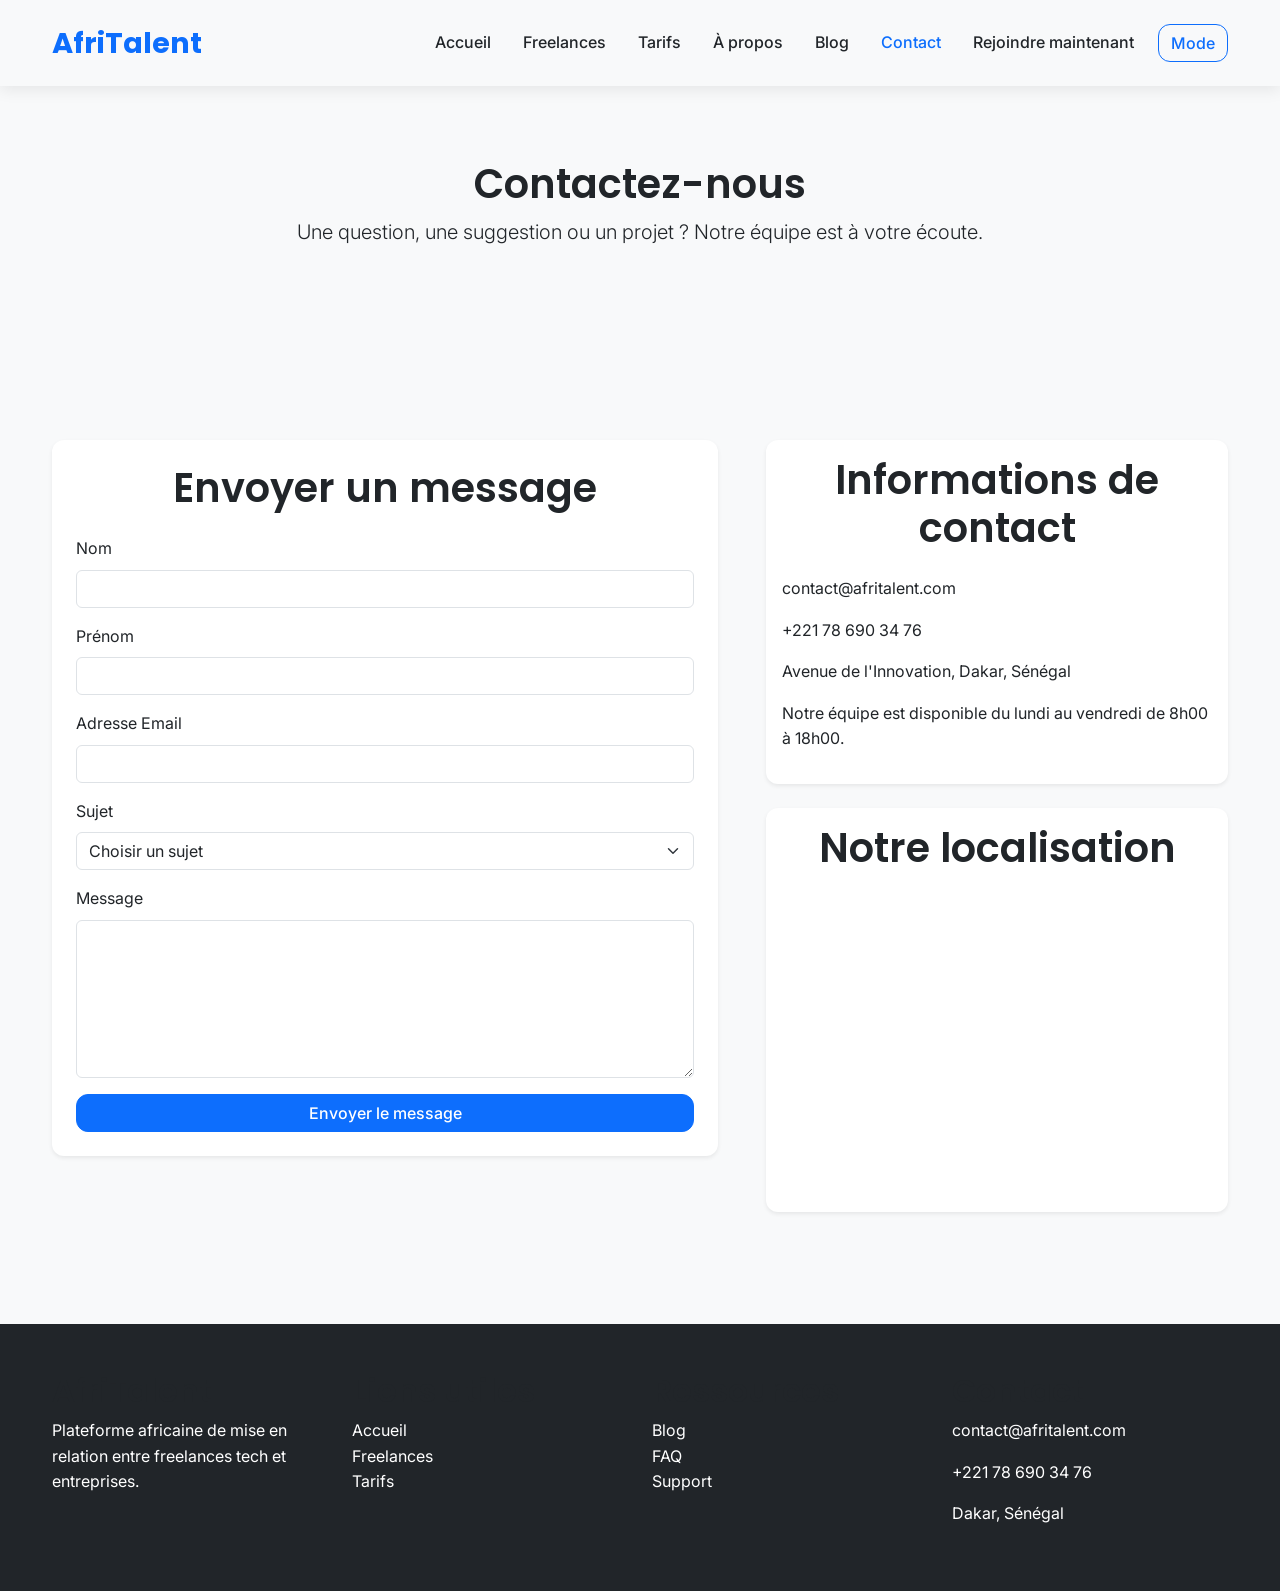
<file: contact.html>
<!doctype html>
<html lang="fr">
  <head>
    <meta charset="UTF-8" />
    <meta name="viewport" content="width=device-width, initial-scale=1.0" />
    <title>AfriTalent — Contact</title>
    <!-- Bootstrap 5 via CDN : feuille de style -->
    <link
      href="https://cdn.jsdelivr.net/npm/bootstrap@5.3.0/dist/css/bootstrap.min.css"
      rel="stylesheet"
    />
    <!-- Votre feuille de style personnelle -->
    <link rel="stylesheet" href="css/style.css" />
  </head>
  <body>
    <!-- HEADER / NAVBAR -->
    <header>
      <nav class="navbar navbar-expand-lg navbar-light bg-light fixed-top">
        <div class="container">
          <a class="navbar-brand fw-bold" href="index.html"> AfriTalent </a>
          <!-- Bouton hamburger mobile -->

          <button
            class="navbar-toggler"
            type="button"
            data-bs-toggle="collapse"
            data-bs-target="#navbarNav"
            aria-label="Ouvrir le menu de navigation"
          >
            <span class="navbar-toggler-icon"></span>
          </button>
          <!-- Menu principal -->

          <div class="collapse navbar-collapse" id="navbarNav">
            <ul class="navbar-nav ms-auto">
              <li class="nav-item">
                <a class="nav-link" href="index.html"> Accueil </a>
              </li>

              <li class="nav-item">
                <a class="nav-link" href="freelances.html"> Freelances </a>
              </li>

              <li class="nav-item">
                <a class="nav-link" href="tarifs.html"> Tarifs </a>
              </li>

              <li class="nav-item">
                <a class="nav-link" href="about.html"> À propos </a>
              </li>

              <li class="nav-item">
                <a class="nav-link" href="blog.html"> Blog </a>
              </li>

              <li class="nav-item">
                <a class="nav-link active" href="contact.html"> Contact </a>
              </li>

              <li class="nav-item">
                <a class="nav-link" href="contact.html">
                  Rejoindre maintenant
                </a>
              </li>
            </ul>
            <!-- Bouton Dark Mode -->
            <button id="theme-toggle" class="btn btn-outline-primary ms-3">
              Mode
            </button>
          </div>
        </div>
      </nav>
    </header>
    <!-- CONTENU PRINCIPAL -->

    <main class="container py-5 mt-5">
      <!-- Titre principal de la page -->

      <section class="text-center mb-5">
        <h1>Contactez-nous</h1>

        <p class="lead">
          Une question, une suggestion ou un projet ? Notre équipe est à votre
          écoute.
        </p>
      </section>
      <!-- SECTION CONTACT -->

      <section>
        <div class="row g-5">
          <!-- FORMULAIRE DE CONTACT -->

          <div class="col-lg-7">
            <div class="card shadow-sm">
              <div class="card-body p-4">
                <h2 class="mb-4">Envoyer un message</h2>
                <!-- Formulaire validé en JavaScript -->

                <form id="contactForm">
                  <!-- Champ Nom -->
                  <div class="mb-3">
                    <label for="nom" class="form-label"> Nom </label>

                    <input
                      type="text"
                      class="form-control"
                      id="nom"
                      name="nom"
                    />
                    <!-- Message d'erreur JS -->

                    <small
                      class="text-danger error-message"
                      id="nomError"
                    ></small>
                  </div>
                  <!-- Champ Prénom -->

                  <div class="mb-3">
                    <label for="prenom" class="form-label"> Prénom </label>

                    <input
                      type="text"
                      class="form-control"
                      id="prenom"
                      name="prenom"
                    />

                    <small
                      class="text-danger error-message"
                      id="prenomError"
                    ></small>
                  </div>
                  <!-- Champ Email -->

                  <div class="mb-3">
                    <label for="email" class="form-label">
                      Adresse Email
                    </label>

                    <input
                      type="email"
                      class="form-control"
                      id="email"
                      name="email"
                    />

                    <small
                      class="text-danger error-message"
                      id="emailError"
                    ></small>
                  </div>
                  <!-- Liste déroulante Sujet -->

                  <div class="mb-3">
                    <label for="sujet" class="form-label"> Sujet </label>

                    <select class="form-select" id="sujet" name="sujet">
                      <option value="">Choisir un sujet</option>

                      <option value="mission">Recherche de freelance</option>

                      <option value="compte">Assistance compte</option>

                      <option value="partenariat">Partenariat</option>

                      <option value="autre">Autre demande</option>
                    </select>

                    <small
                      class="text-danger error-message"
                      id="sujetError"
                    ></small>
                  </div>
                  <!-- Champ Message -->

                  <div class="mb-3">
                    <label for="message" class="form-label"> Message </label>

                    <textarea
                      class="form-control"
                      id="message"
                      name="message"
                      rows="6"
                    ></textarea>

                    <small
                      class="text-danger error-message"
                      id="messageError"
                    ></small>
                  </div>
                  <!-- Bouton d'envoi -->

                  <button type="submit" class="btn btn-primary w-100">
                    Envoyer le message
                  </button>
                  <!-- Message affiché après validation -->

                  <div
                    id="successMessage"
                    class="alert alert-success mt-4 d-none"
                  >
                    Votre message a été envoyé avec succès. Nous vous répondrons
                    dans les plus brefs délais.
                  </div>
                </form>
              </div>
            </div>
          </div>
          <!-- INFORMATIONS DE CONTACT -->

          <div class="col-lg-5">
            <div class="card shadow-sm mb-4">
              <div class="card-body">
                <h2 class="mb-4">Informations de contact</h2>

                <p>
                  <i class="bi bi-envelope-fill"></i>
                  contact@afritalent.com
                </p>

                <p>
                  <i class="bi bi-telephone-fill"></i>
                  +221 78 690 34 76
                </p>

                <p>
                  <i class="bi bi-geo-alt-fill"></i>
                  Avenue de l'Innovation, Dakar, Sénégal
                </p>

                <p>
                  Notre équipe est disponible du lundi au vendredi de 8h00 à
                  18h00.
                </p>
              </div>
            </div>
            <!-- CARTE GOOGLE MAPS -->

            <div class="card shadow-sm">
              <div class="card-body">
                <h2 class="mb-3">Notre localisation</h2>
                <!-- Carte intégrée Google Maps -->

                <iframe
                  src="https://www.google.com/maps?q=Dakar,Senegal&output=embed"
                  height="300"
                  style="width: 100%; border: 0"
                  allowfullscreen=""
                  loading="lazy"
                >
                </iframe>
              </div>
            </div>
          </div>
        </div>
      </section>
    </main>
    <!-- Footer -->
    <footer class="bg-dark text-white py-5">
      <div class="container">
        <div class="row">
          <!-- Présentation de la plateforme -->
          <div class="col-md-3">
            <h2>AfriTalent</h2>

            <p>
              Plateforme africaine de mise en relation entre freelances tech et
              entreprises.
            </p>
          </div>
          <!-- Liens utiles -->

          <div class="col-md-3">
            <h2>Liens utiles</h2>

            <ul class="list-unstyled">
              <li>Accueil</li>
              <li>Freelances</li>
              <li>Tarifs</li>
            </ul>
          </div>
          <!-- Ressources -->

          <div class="col-md-3">
            <h2>Ressources</h2>

            <ul class="list-unstyled">
              <li>Blog</li>
              <li>FAQ</li>
              <li>Support</li>
            </ul>
          </div>
          <!-- contact -->

          <div class="col-md-3">
            <h2>Contact</h2>

            <p>contact@afritalent.com</p>
            <p>+221 78 690 34 76</p>
            <p>Dakar, Sénégal</p>
          </div>
        </div>
      </div>
    </footer>
    <!-- BOUTON RETOUR EN HAUT -->
    <button id="backToTop" class="btn btn-primary">↑</button>

    <!-- Le contenu de la page sera ajoute ici -->
    <!-- Bootstrap 5 via CDN : script JavaScript -->
    <script src="https://cdn.jsdelivr.net/npm/bootstrap@5.3.0/dist/js/bootstrap.bundle.min.js"></script>
    <!-- Votre script JavaScript -->
    <script src="js/main.js"></script>
  </body>
</html>
</file>
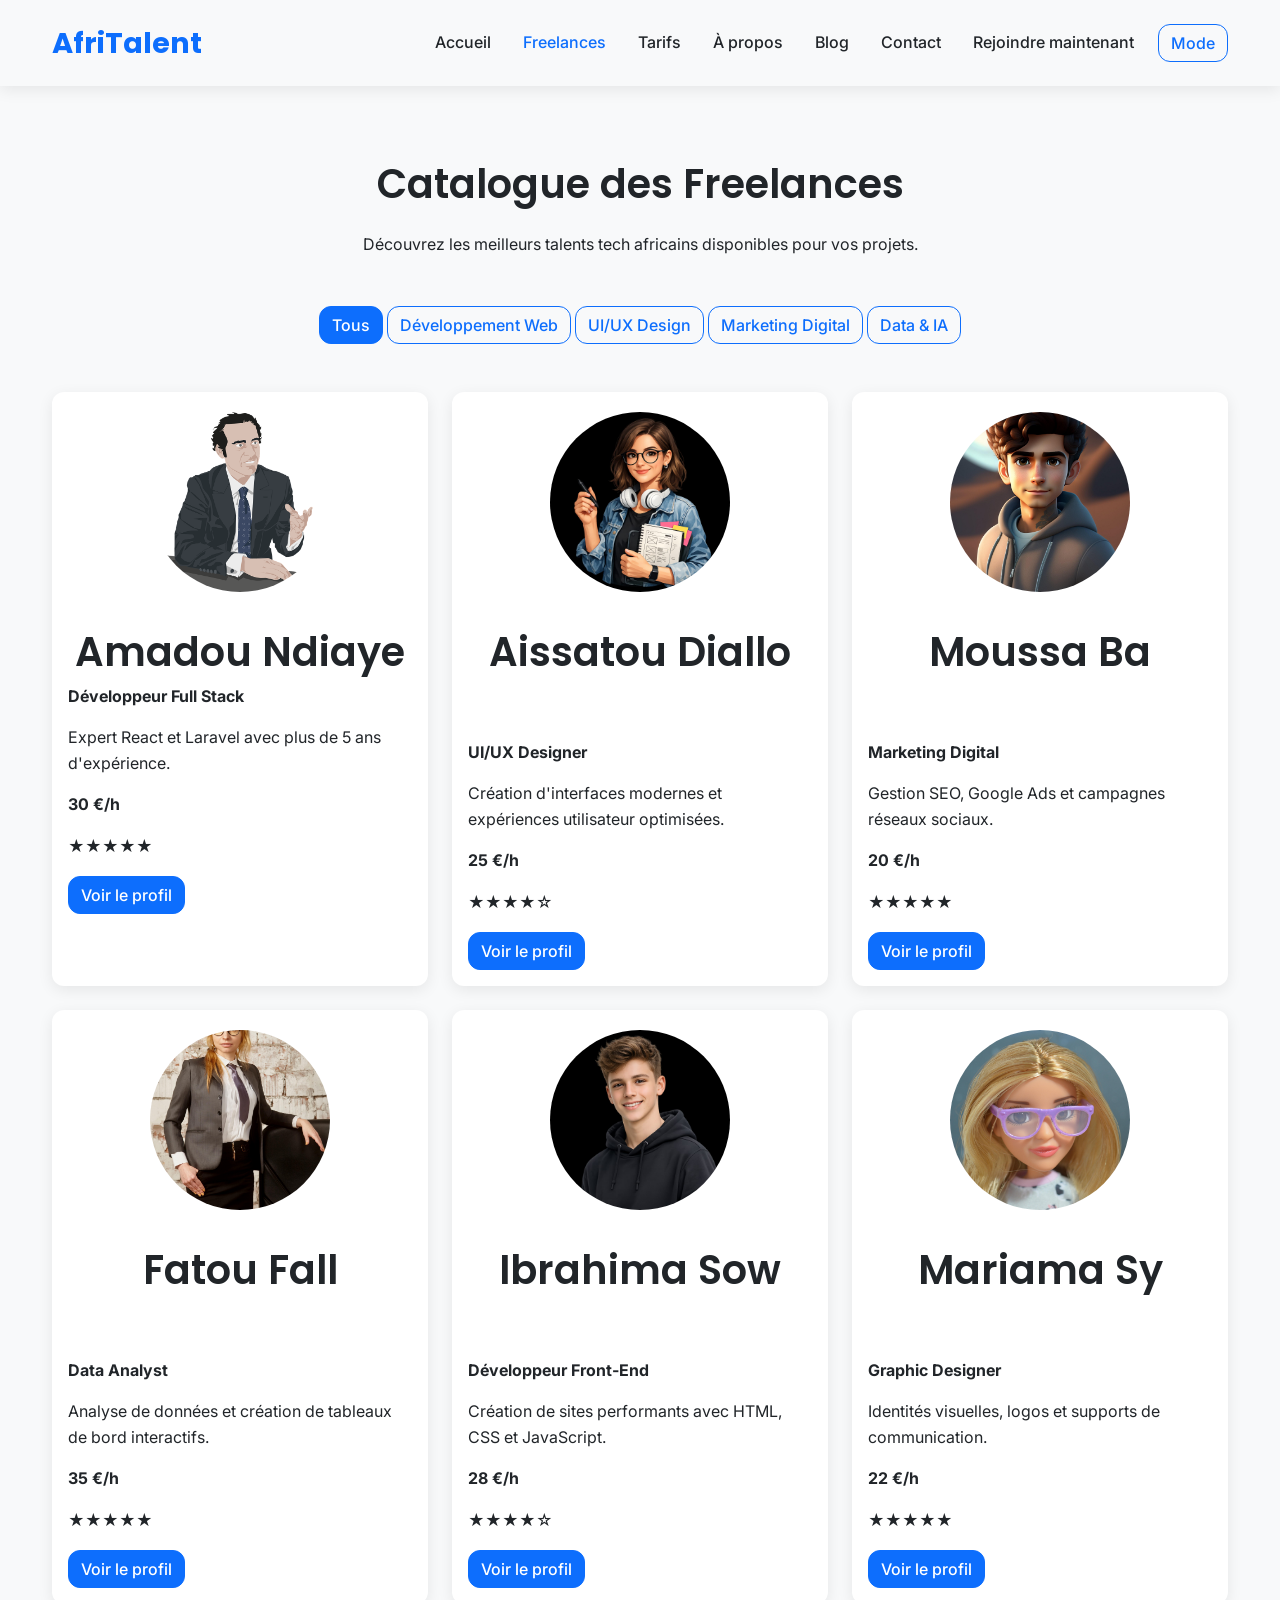
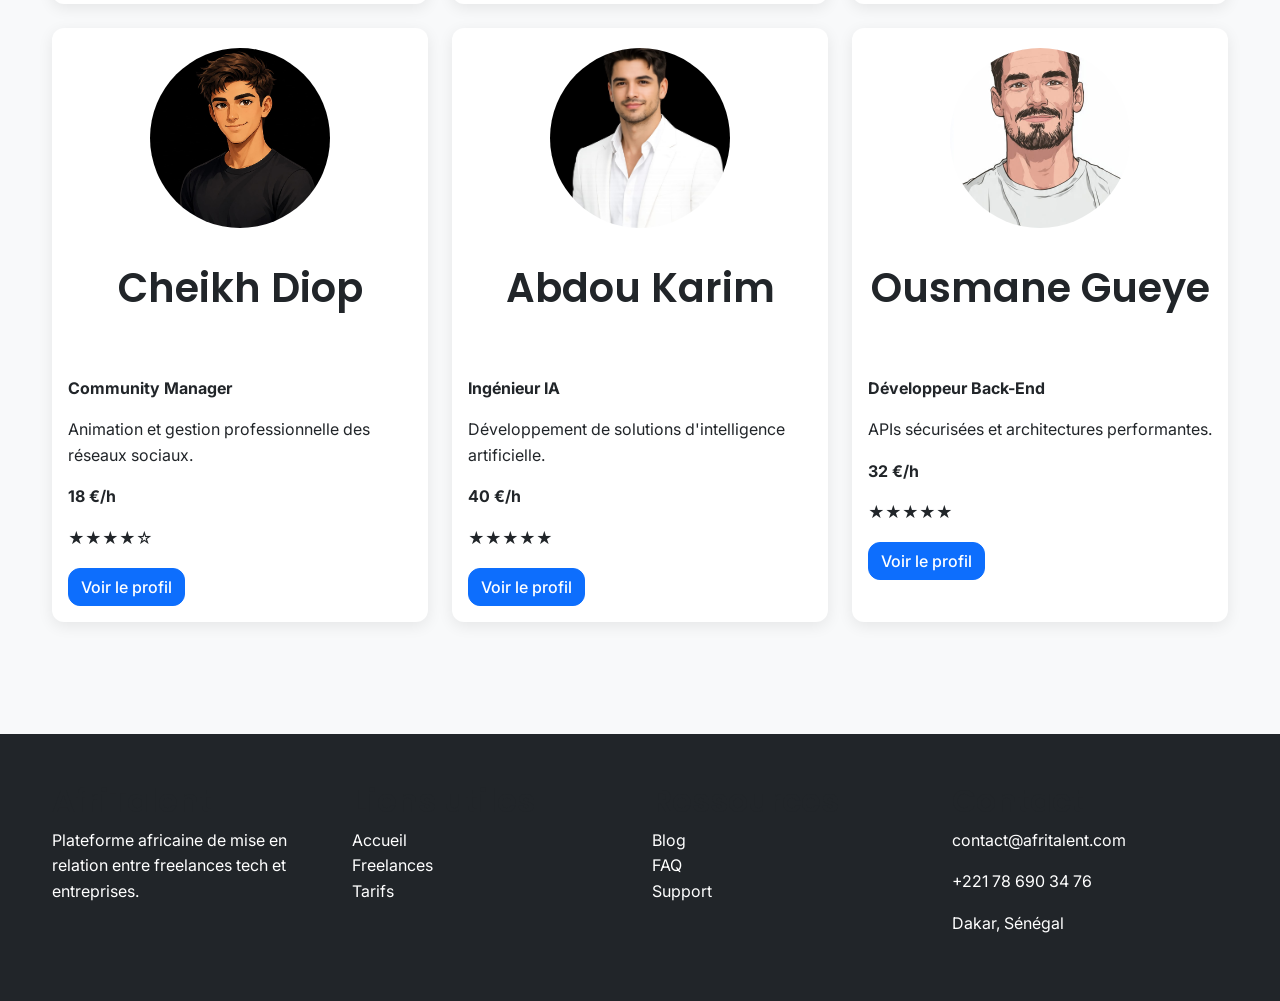
<file: freelances.html>
<!doctype html>
<html lang="fr">
  <head>
    <meta charset="UTF-8" />
    <meta name="viewport" content="width=device-width, initial-scale=1.0" />
    <title>Freelances — AfriTalent</title>
    <!-- Bootstrap 5 via CDN : feuille de style -->
    <link
      href="https://cdn.jsdelivr.net/npm/bootstrap@5.3.0/dist/css/bootstrap.min.css"
      rel="stylesheet"
    />
    <!-- Votre feuille de style personnelle -->
    <link rel="stylesheet" href="css/style.css" />
  </head>
  <body>
    <!-- HEADER / NAVBAR -->
    <header>
      <nav class="navbar navbar-expand-lg navbar-light bg-light fixed-top">
        <div class="container">
          <!-- Logo du site -->
          <a class="navbar-brand fw-bold" href="index.html"> AfriTalent </a>
          <!-- Bouton menu responsive -->

          <button
            class="navbar-toggler"
            type="button"
            data-bs-toggle="collapse"
            data-bs-target="#navbarNav"
            aria-label="Ouvrir le menu de navigation"
          >
            <span class="navbar-toggler-icon"></span>
          </button>
          <!-- Liens de navigation -->

          <div class="collapse navbar-collapse" id="navbarNav">
            <ul class="navbar-nav ms-auto">
              <li class="nav-item">
                <a class="nav-link" href="index.html"> Accueil </a>
              </li>

              <li class="nav-item">
                <a class="nav-link active" href="freelances.html">
                  Freelances
                </a>
              </li>

              <li class="nav-item">
                <a class="nav-link" href="tarifs.html"> Tarifs </a>
              </li>

              <li class="nav-item">
                <a class="nav-link" href="about.html"> À propos </a>
              </li>

              <li class="nav-item">
                <a class="nav-link" href="blog.html"> Blog </a>
              </li>

              <li class="nav-item">
                <a class="nav-link" href="contact.html"> Contact </a>
              </li>

              <li class="nav-item">
                <a class="nav-link" href="contact.html">
                  Rejoindre maintenant
                </a>
              </li>
            </ul>
            <!-- Bouton Dark / Light Mode -->
            <button id="theme-toggle" class="btn btn-outline-primary ms-3">
              Mode
            </button>
          </div>
        </div>
      </nav>
    </header>
    <!-- CONTENU PRINCIPAL -->

    <main class="container py-5 mt-5">
      <section>
        <h1 class="text-center mb-4">Catalogue des Freelances</h1>

        <p class="text-center mb-5">
          Découvrez les meilleurs talents tech africains disponibles pour vos
          projets.
        </p>
        <!-- FILTRES PAR CATÉGORIE -->

        <div class="text-center mb-5">
          <button class="btn btn-primary filter-btn" data-filter="all">
            Tous
          </button>

          <button class="btn btn-outline-primary filter-btn" data-filter="web">
            Développement Web
          </button>

          <button
            class="btn btn-outline-primary filter-btn"
            data-filter="design"
          >
            UI/UX Design
          </button>

          <button
            class="btn btn-outline-primary filter-btn"
            data-filter="marketing"
          >
            Marketing Digital
          </button>

          <button class="btn btn-outline-primary filter-btn" data-filter="data">
            Data & IA
          </button>
        </div>
        <!-- GRILLE DES FREELANCES -->

        <div class="row g-4">
          <div
            class="col-12 col-md-6 col-lg-4 freelance-card"
            data-category="web"
          >
            <div class="card h-100">
              <img
                src="images/garcon2.png"
                class="card-img-top"
                alt="Amadou Ndiaye"
              />

              <div class="card-body">
                <h2 class="card-title">Amadou Ndiaye</h2>
                <p class="fw-bold">Développeur Full Stack</p>

                <p>Expert React et Laravel avec plus de 5 ans d'expérience.</p>

                <p><strong>30 €/h</strong></p>

                <p>★★★★★</p>

                <button class="btn btn-primary">Voir le profil</button>
              </div>
            </div>
          </div>

          <div
            class="col-12 col-md-6 col-lg-4 freelance-card"
            data-category="design"
          >
            <div class="card h-100">
              <img
                src="images/UX.jpeg"
                class="card-img-top"
                alt="Aissatou Diallo"
              />

              <div class="card-body">
                <h2>Aissatou Diallo</h2>

                <p class="fw-bold">UI/UX Designer</p>

                <p>
                  Création d'interfaces modernes et expériences utilisateur
                  optimisées.
                </p>

                <p><strong>25 €/h</strong></p>

                <p>★★★★☆</p>

                <button class="btn btn-primary">Voir le profil</button>
              </div>
            </div>
          </div>

          <div
            class="col-12 col-md-6 col-lg-4 freelance-card"
            data-category="marketing"
          >
            <div class="card h-100">
              <img
                src="./images/img-g2.png"
                class="card-img-top"
                alt="Moussa Ba"
              />

              <div class="card-body">
                <h2>Moussa Ba</h2>

                <p class="fw-bold">Marketing Digital</p>

                <p>Gestion SEO, Google Ads et campagnes réseaux sociaux.</p>

                <p><strong>20 €/h</strong></p>

                <p>★★★★★</p>

                <button class="btn btn-primary">Voir le profil</button>
              </div>
            </div>
          </div>
          <div
            class="col-12 col-md-6 col-lg-4 freelance-card"
            data-category="data"
          >
            <div class="card h-100">
              <img
                src="./images/image-f-2.png"
                class="card-img-top"
                alt="Fatou Fall"
              />

              <div class="card-body">
                <h2>Fatou Fall</h2>

                <p class="fw-bold">Data Analyst</p>

                <p>
                  Analyse de données et création de tableaux de bord
                  interactifs.
                </p>

                <p><strong>35 €/h</strong></p>

                <p>★★★★★</p>

                <button class="btn btn-primary">Voir le profil</button>
              </div>
            </div>
          </div>

          <div
            class="col-12 col-md-6 col-lg-4 freelance-card"
            data-category="web"
          >
            <div class="card h-100">
              <img
                src="./images/img-g3.jpeg"
                class="card-img-top"
                alt="Ibrahima Sow"
              />

              <div class="card-body">
                <h2>Ibrahima Sow</h2>

                <p class="fw-bold">Développeur Front-End</p>

                <p>
                  Création de sites performants avec HTML, CSS et JavaScript.
                </p>

                <p><strong>28 €/h</strong></p>

                <p>★★★★☆</p>

                <button class="btn btn-primary">Voir le profil</button>
              </div>
            </div>
          </div>

          <div
            class="col-12 col-md-6 col-lg-4 freelance-card"
            data-category="design"
          >
            <div class="card h-100">
              <img
                src="./images/Image-f3.png"
                class="card-img-top"
                alt="Mariama Sy"
              />

              <div class="card-body">
                <h2>Mariama Sy</h2>

                <p class="fw-bold">Graphic Designer</p>

                <p>Identités visuelles, logos et supports de communication.</p>

                <p><strong>22 €/h</strong></p>

                <p>★★★★★</p>

                <button class="btn btn-primary">Voir le profil</button>
              </div>
            </div>
          </div>

          <div
            class="col-12 col-md-6 col-lg-4 freelance-card"
            data-category="marketing"
          >
            <div class="card h-100">
              <img
                src="./images/img-g4.jpeg"
                class="card-img-top"
                alt="Cheikh Diop"
              />

              <div class="card-body">
                <h2>Cheikh Diop</h2>

                <p class="fw-bold">Community Manager</p>

                <p>Animation et gestion professionnelle des réseaux sociaux.</p>

                <p><strong>18 €/h</strong></p>

                <p>★★★★☆</p>

                <button class="btn btn-primary">Voir le profil</button>
              </div>
            </div>
          </div>

          <div
            class="col-12 col-md-6 col-lg-4 freelance-card"
            data-category="data"
          >
            <div class="card h-100">
              <img
                src="./images/img-g-5.jpeg"
                class="card-img-top"
                alt="Abdou Karim"
              />

              <div class="card-body">
                <h2>Abdou Karim</h2>

                <p class="fw-bold">Ingénieur IA</p>

                <p>Développement de solutions d'intelligence artificielle.</p>

                <p><strong>40 €/h</strong></p>

                <p>★★★★★</p>

                <button class="btn btn-primary">Voir le profil</button>
              </div>
            </div>
          </div>

          <div
            class="col-12 col-md-6 col-lg-4 freelance-card"
            data-category="web"
          >
            <div class="card h-100">
              <img
                src="./images/img-g6.jpeg"
                class="card-img-top"
                alt="Ousmane Gueye"
              />

              <div class="card-body">
                <h2>Ousmane Gueye</h2>

                <p class="fw-bold">Développeur Back-End</p>

                <p>APIs sécurisées et architectures performantes.</p>

                <p><strong>32 €/h</strong></p>

                <p>★★★★★</p>

                <button class="btn btn-primary">Voir le profil</button>
              </div>
            </div>
          </div>
        </div>
      </section>
    </main>
    <!-- FOOTER -->

    <footer class="bg-dark text-white py-5">
      <div class="container">
        <div class="row">
          <!-- Présentation de la plateforme -->
          <div class="col-md-3">
            <h2>AfriTalent</h2>

            <p>
              Plateforme africaine de mise en relation entre freelances tech et
              entreprises.
            </p>
          </div>
          <!-- Liens utiles -->

          <div class="col-md-3">
            <h2>Liens utiles</h2>

            <ul class="list-unstyled">
              <li>Accueil</li>
              <li>Freelances</li>
              <li>Tarifs</li>
            </ul>
          </div>
          <!-- Ressources -->

          <div class="col-md-3">
            <h2>Ressources</h2>

            <ul class="list-unstyled">
              <li>Blog</li>
              <li>FAQ</li>
              <li>Support</li>
            </ul>
          </div>
          <!-- contact -->

          <div class="col-md-3">
            <h2>Contact</h2>

            <p>contact@afritalent.com</p>
            <p>+221 78 690 34 76</p>
            <p>Dakar, Sénégal</p>
          </div>
        </div>
      </div>
    </footer>
    <!-- BOUTON RETOUR EN HAUT -->
    <button id="backToTop" class="btn btn-primary">↑</button>

    <!-- Le contenu de la page sera ajoute ici -->
    <!-- Bootstrap 5 via CDN : script JavaScript -->
    <script src="https://cdn.jsdelivr.net/npm/bootstrap@5.3.0/dist/js/bootstrap.bundle.min.js"></script>
    <!-- Votre script JavaScript -->
    <script src="js/main.js"></script>
  </body>
</html>
</file>
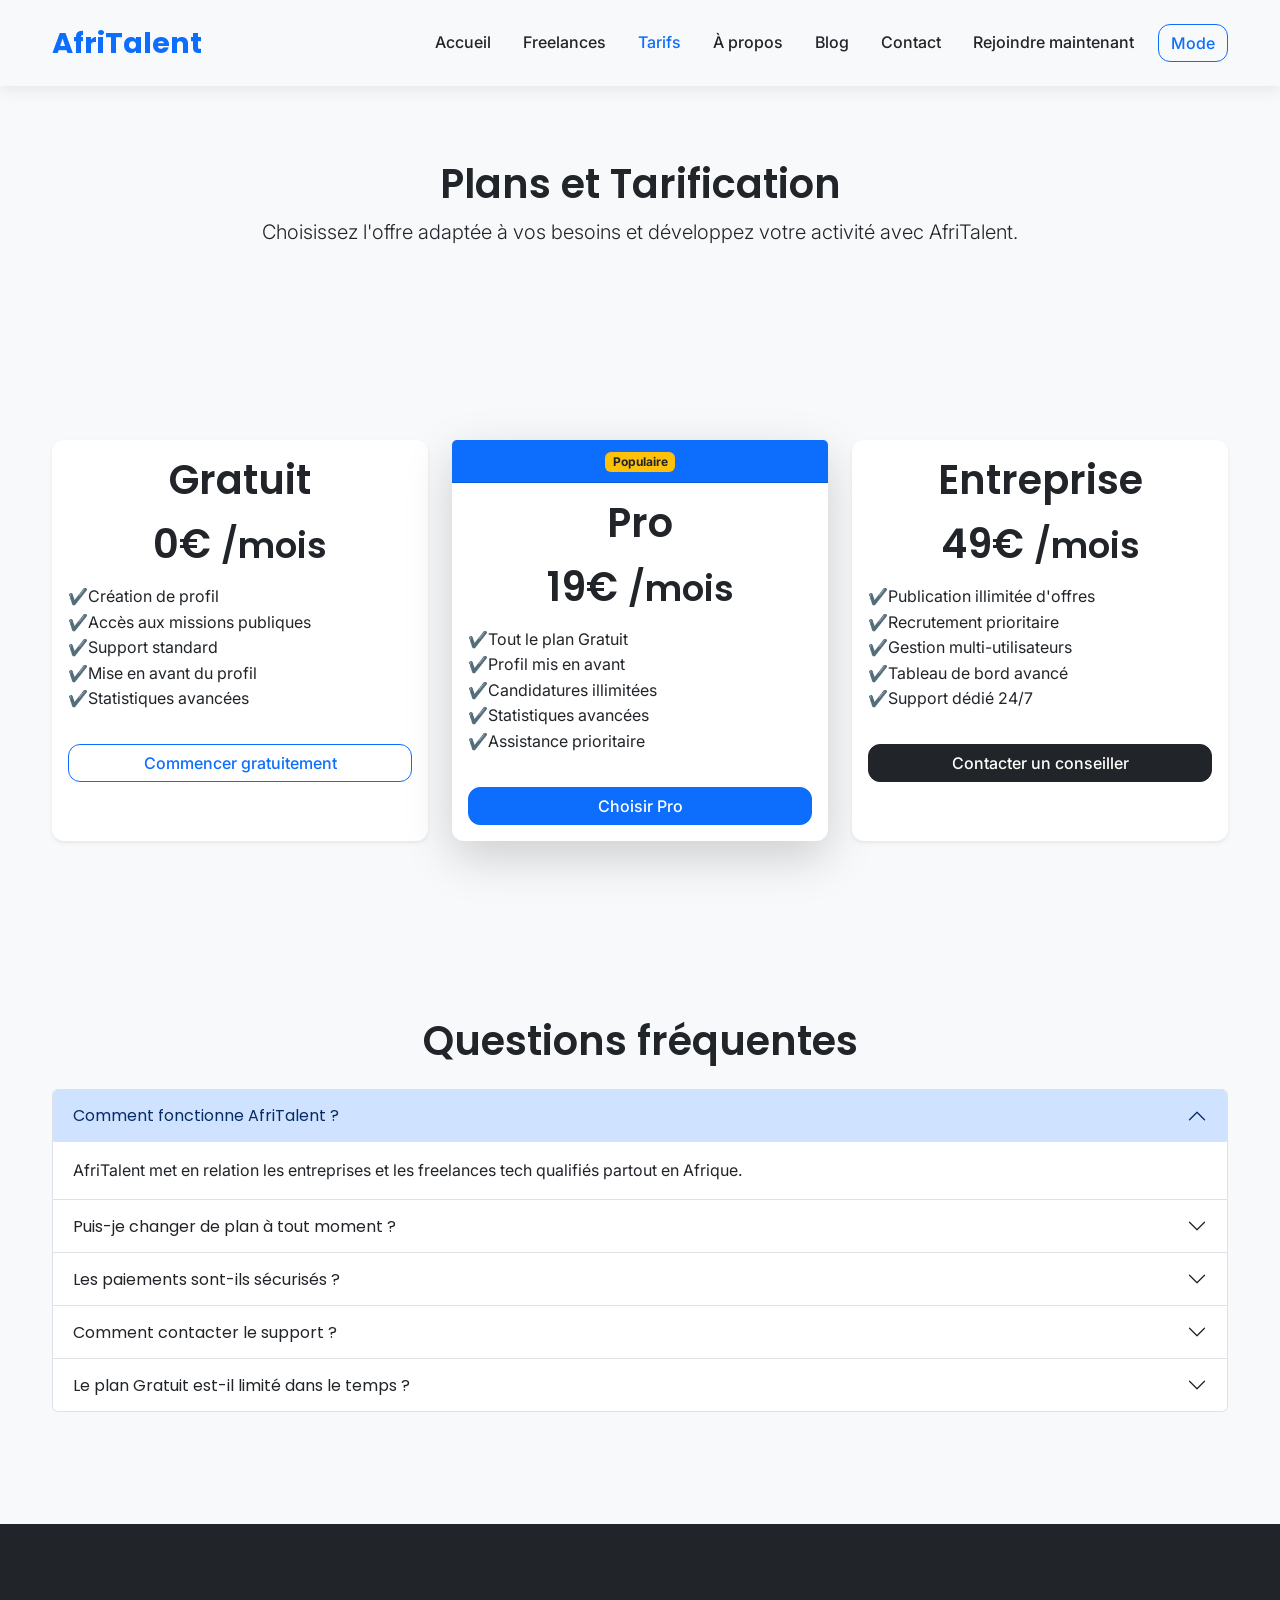
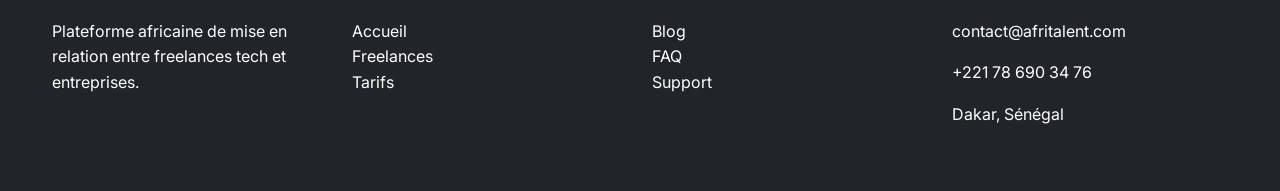
<file: tarifs.html>
<!doctype html>
<html lang="fr">
  <head>
    <meta charset="UTF-8" />
    <meta name="viewport" content="width=device-width, initial-scale=1.0" />
    <title>AfriTalent — Tarifs</title>
    <!-- Bootstrap 5 via CDN : feuille de style -->
    <link
      href="https://cdn.jsdelivr.net/npm/bootstrap@5.3.0/dist/css/bootstrap.min.css"
      rel="stylesheet"
    />
    <!-- Votre feuille de style personnelle -->
    <link rel="stylesheet" href="css/style.css" />
  </head>
  <body>
    <!-- HEADER / NAVBAR -->
    <header>
      <nav class="navbar navbar-expand-lg navbar-light bg-light fixed-top">
        <div class="container">
          <!-- Logo du site -->
          <a class="navbar-brand fw-bold" href="index.html"> AfriTalent </a>
          <!-- Bouton hamburger mobile -->

          <button
            class="navbar-toggler"
            type="button"
            data-bs-toggle="collapse"
            data-bs-target="#navbarNav"
            aria-label="Ouvrir le menu de navigation"
          >
            <span class="navbar-toggler-icon"></span>
          </button>
          <!-- Menu principal -->

          <div class="collapse navbar-collapse" id="navbarNav">
            <ul class="navbar-nav ms-auto">
              <li class="nav-item">
                <a class="nav-link" href="index.html"> Accueil </a>
              </li>

              <li class="nav-item">
                <a class="nav-link" href="freelances.html"> Freelances </a>
              </li>

              <li class="nav-item">
                <a class="nav-link active" href="tarifs.html"> Tarifs </a>
              </li>

              <li class="nav-item">
                <a class="nav-link" href="about.html"> À propos </a>
              </li>

              <li class="nav-item">
                <a class="nav-link" href="blog.html"> Blog </a>
              </li>

              <li class="nav-item">
                <a class="nav-link" href="contact.html"> Contact </a>
              </li>

              <li class="nav-item">
                <a class="nav-link" href="contact.html">
                  Rejoindre maintenant
                </a>
              </li>
            </ul>
            <!-- Bouton Dark Mode -->
            <button id="theme-toggle" class="btn btn-outline-primary ms-3">
              Mode
            </button>
          </div>
        </div>
      </nav>
    </header>
    <!-- CONTENU PRINCIPAL -->

    <main class="container py-5 mt-5">
      <!-- SECTION INTRODUCTION -->
      <section class="text-center mb-5">
        <h1>Plans et Tarification</h1>

        <p class="lead">
          Choisissez l'offre adaptée à vos besoins et développez votre activité
          avec AfriTalent.
        </p>
      </section>
      <!-- SECTION PLANS TARIFAIRES -->

      <section class="mb-5">
        <div class="row g-4 justify-content-center">
          <!-- PLAN GRATUIT -->
          <div class="col-12 col-md-6 col-lg-4">
            <div class="card h-100 shadow-sm">
              <div class="card-body text-center">
                <h1>Gratuit</h1>

                <h2 class="my-3">0€ <small>/mois</small></h2>

                <ul class="list-unstyled text-start">
                  <li>
                    <i class="bi bi-check-circle-fill text-success"></i>
                    ✔️Création de profil
                  </li>

                  <li>
                    <i class="bi bi-check-circle-fill text-success"></i>
                    ✔️Accès aux missions publiques
                  </li>

                  <li>
                    <i class="bi bi-check-circle-fill text-success"></i>
                    ✔️Support standard
                  </li>

                  <li>
                    <i class="bi bi-x-circle-fill text-danger"></i>
                    ✔️Mise en avant du profil
                  </li>

                  <li>
                    <i class="bi bi-x-circle-fill text-danger"></i>
                    ✔️Statistiques avancées
                  </li>
                </ul>

                <button class="btn btn-outline-primary w-100 mt-3">
                  Commencer gratuitement
                </button>
              </div>
            </div>
          </div>
          <!-- PLAN PRO -->

          <div class="col-12 col-md-6 col-lg-4">
            <div class="card h-100 border-primary shadow-lg">
              <div class="card-header text-center bg-primary text-white">
                <span class="badge bg-warning text-dark"> Populaire </span>
              </div>

              <div class="card-body text-center">
                <h1>Pro</h1>

                <h2 class="my-3">19€ <small>/mois</small></h2>

                <ul class="list-unstyled text-start">
                  <li>
                    <i class="bi bi-check-circle-fill text-success"></i>
                    ✔️Tout le plan Gratuit
                  </li>

                  <li>
                    <i class="bi bi-check-circle-fill text-success"></i>
                    ✔️Profil mis en avant
                  </li>

                  <li>
                    <i class="bi bi-check-circle-fill text-success"></i>
                    ✔️Candidatures illimitées
                  </li>

                  <li>
                    <i class="bi bi-check-circle-fill text-success"></i>
                    ✔️Statistiques avancées
                  </li>

                  <li>
                    <i class="bi bi-check-circle-fill text-success"></i>
                    ✔️Assistance prioritaire
                  </li>
                </ul>

                <button class="btn btn-primary w-100 mt-3">Choisir Pro</button>
              </div>
            </div>
          </div>
          <!-- PLAN ENTREPRISE -->

          <div class="col-12 col-md-6 col-lg-4">
            <div class="card h-100 shadow-sm">
              <div class="card-body text-center">
                <h1>Entreprise</h1>

                <h2 class="my-3">49€ <small>/mois</small></h2>

                <ul class="list-unstyled text-start">
                  <li>
                    <i class="bi bi-check-circle-fill text-success"></i>
                    ✔️Publication illimitée d'offres
                  </li>

                  <li>
                    <i class="bi bi-check-circle-fill text-success"></i>
                    ✔️Recrutement prioritaire
                  </li>

                  <li>
                    <i class="bi bi-check-circle-fill text-success"></i>
                    ✔️Gestion multi-utilisateurs
                  </li>

                  <li>
                    <i class="bi bi-check-circle-fill text-success"></i>
                    ✔️Tableau de bord avancé
                  </li>

                  <li>
                    <i class="bi bi-check-circle-fill text-success"></i>
                    ✔️Support dédié 24/7
                  </li>
                </ul>

                <button class="btn btn-dark w-100 mt-3">
                  Contacter un conseiller
                </button>
              </div>
            </div>
          </div>
        </div>
      </section>
      <!-- SECTION FAQ -->

      <section>
        <h2 class="text-center mb-4">Questions fréquentes</h2>
        <!-- ACCORDÉON FAQ BOOTSTRAP -->

        <div class="accordion" id="faqAccordion">
          <div class="accordion-item">
            <h2 class="accordion-header">
              <button
                class="accordion-button"
                type="button"
                data-bs-toggle="collapse"
                data-bs-target="#faq1"
              >
                Comment fonctionne AfriTalent ?
              </button>
            </h2>

            <div
              id="faq1"
              class="accordion-collapse collapse show"
              data-bs-parent="#faqAccordion"
            >
              <div class="accordion-body">
                AfriTalent met en relation les entreprises et les freelances
                tech qualifiés partout en Afrique.
              </div>
            </div>
          </div>
          <!-- QUESTION 1 -->

          <div class="accordion-item">
            <h2 class="accordion-header">
              <button
                class="accordion-button collapsed"
                type="button"
                data-bs-toggle="collapse"
                data-bs-target="#faq2"
              >
                Puis-je changer de plan à tout moment ?
              </button>
            </h2>

            <div
              id="faq2"
              class="accordion-collapse collapse"
              data-bs-parent="#faqAccordion"
            >
              <div class="accordion-body">
                Oui, vous pouvez passer à une offre supérieure ou inférieure à
                tout moment.
              </div>
            </div>
          </div>
          <!-- QUESTION 2 -->

          <div class="accordion-item">
            <h2 class="accordion-header">
              <button
                class="accordion-button collapsed"
                type="button"
                data-bs-toggle="collapse"
                data-bs-target="#faq3"
              >
                Les paiements sont-ils sécurisés ?
              </button>
            </h2>

            <div
              id="faq3"
              class="accordion-collapse collapse"
              data-bs-parent="#faqAccordion"
            >
              <div class="accordion-body">
                Toutes les transactions sont protégées grâce à des solutions de
                paiement sécurisées.
              </div>
            </div>
          </div>
          <!-- QUESTION 3 -->

          <div class="accordion-item">
            <h2 class="accordion-header">
              <button
                class="accordion-button collapsed"
                type="button"
                data-bs-toggle="collapse"
                data-bs-target="#faq4"
              >
                Comment contacter le support ?
              </button>
            </h2>

            <div
              id="faq4"
              class="accordion-collapse collapse"
              data-bs-parent="#faqAccordion"
            >
              <div class="accordion-body">
                Vous pouvez nous contacter via la page Contact ou par email à
                support@afritalent.com.
              </div>
            </div>
          </div>
          <!-- QUESTION 4 -->

          <div class="accordion-item">
            <h2 class="accordion-header">
              <button
                class="accordion-button collapsed"
                type="button"
                data-bs-toggle="collapse"
                data-bs-target="#faq5"
              >
                Le plan Gratuit est-il limité dans le temps ?
              </button>
            </h2>

            <div
              id="faq5"
              class="accordion-collapse collapse"
              data-bs-parent="#faqAccordion"
            >
              <div class="accordion-body">
                Non, le plan Gratuit reste accessible sans limite de durée.
              </div>
            </div>
          </div>
        </div>
      </section>
    </main>
    <!-- Footer -->
    <footer class="bg-dark text-white py-5">
      <div class="container">
        <div class="row">
          <!-- Présentation de la plateforme -->
          <div class="col-md-3">
            <h2>AfriTalent</h2>

            <p>
              Plateforme africaine de mise en relation entre freelances tech et
              entreprises.
            </p>
          </div>
          <!-- Liens utiles -->

          <div class="col-md-3">
            <h2>Liens utiles</h2>

            <ul class="list-unstyled">
              <li>Accueil</li>
              <li>Freelances</li>
              <li>Tarifs</li>
            </ul>
          </div>
          <!-- Ressources -->

          <div class="col-md-3">
            <h2>Ressources</h2>

            <ul class="list-unstyled">
              <li>Blog</li>
              <li>FAQ</li>
              <li>Support</li>
            </ul>
          </div>
          <!-- contact -->

          <div class="col-md-3">
            <h2>Contact</h2>

            <p>contact@afritalent.com</p>
            <p>+221 78 690 34 76</p>
            <p>Dakar, Sénégal</p>
          </div>
        </div>
      </div>
    </footer>
    <!-- BOUTON RETOUR EN HAUT -->
    <button id="backToTop" class="btn btn-primary">↑</button>

    <!-- Le contenu de la page sera ajoute ici -->
    <!-- Bootstrap 5 via CDN : script JavaScript -->
    <script src="https://cdn.jsdelivr.net/npm/bootstrap@5.3.0/dist/js/bootstrap.bundle.min.js"></script>
    <!-- Votre script JavaScript -->
    <script src="js/main.js"></script>
  </body>
</html>
</file>
<file: css/style.css>
/* IMPORTATION DES POLICES GOOGLE FONTS */

@import url('https://fonts.googleapis.com/css2?family=Poppins:wght@300;400;500;600;700&display=swap');
@import url('https://fonts.googleapis.com/css2?family=Inter:wght@300;400;500;600;700&display=swap');

 /* VARIABLES GLOBALES CSS Couleurs, polices, espacements et effets réutilisables */
   
:root {
    /* Couleurs principales */

    --primary-color: #0D6EFD;
    --secondary-color: #198754;
    --accent-color: #FFC107;
    --dark-color: #212529;
    --light-color: #F8F9FA;
    --white-color: #FFFFFF;

     /* Polices */

    --title-font: "Poppins", sans-serif;
    --body-font: "Inter", sans-serif;

    /* Espacements */

    --spacing-xs: 0.5rem;
    --spacing-sm: 1rem;
    --spacing-md: 2rem;
    --spacing-lg: 4rem;

    /* Effets visuels */

    --border-radius: 12px;
    --shadow: 0 4px 15px rgba(0,0,0,0.08);
    --transition: all 0.3s ease;
}

/* RESET CSS Suppression des marges et paddings par défaut */

* {
    margin: 0;
    padding: 0;
    box-sizing: border-box;
}

/* Défilement fluide sur les ancres */

html {
    scroll-behavior: smooth;
}

/* STYLES GÉNÉRAUX DU SITE */

body {
    font-family: var(--body-font);
    background-color: var(--light-color);
    color: var(--dark-color);
    line-height: 1.6;
}

/* Images responsives */

img {
    max-width: 100%;
    display: block;
}

/* Titres */

h1, h2, h3, h4, h5, h6 {
    font-family: var(--title-font);
    font-weight: 600;
    color: var(--dark-color);
}

/* Paragraphes */

p {
    margin-bottom: 1rem;
}

/* LIENS */

a {
    text-decoration: none;
    transition: var(--transition);
}

a:hover {
    color: var(--primary-color);
}

/* STRUCTURE GÉNÉRALE */

main {
    min-height: 100vh;
}

section {
    padding: var(--spacing-lg) 0;
}

.container {
    width: 100%;
}

/* NAVBAR */

.navbar {
    background-color: var(--white-color);
    box-shadow: var(--shadow);
    padding: 15px 0;
}

/* Logo */

.navbar-brand {
    font-family: var(--title-font);
    font-size: 1.8rem;
    font-weight: 700;
    color: var(--primary-color) !important;
}

/* Espacement des liens */

.navbar-nav {
    gap: 1rem;
}

/* Liens du menu */

.nav-link {
    font-family: var(--body-font);
    font-weight: 500;
    color: var(--dark-color) !important;
}

/* Effet hover et page active */

.nav-link:hover,
.nav-link.active {
    color: var(--primary-color) !important;
}

/* BOUTONS */

.btn {
    border-radius: var(--border-radius);
    transition: var(--transition);
    font-weight: 500;
}

.btn:hover {
    transform: translateY(-3px);
}

/* CARTES */

.card {
    border: none;
    border-radius: var(--border-radius);
    box-shadow: var(--shadow);
    transition: var(--transition);
}
/* Images des freelances */
.card-img-top{
    width: 180px;
    height: 180px;
    object-fit: cover;
    border-radius: 50%;
    margin: 20px auto;
    display: block;
}

.card:hover {
    transform: translateY(-5px);
}

/* FOOTER */

footer {
    background-color: var(--dark-color);
    color: var(--white-color);
    padding: var(--spacing-lg) 0;
}

footer a {
    color: var(--white-color);
}

footer a:hover {
    color: var(--accent-color);
}

/* SECTION HERO */

.hero-section {
    min-height: 90vh;
    align-items: center;
    padding: var(--spacing-lg) 0;
}

.hero-section h1 {
    font-size: 3.5rem;
    font-weight: 700;
    line-height: 1.2;
}

.hero-section h2 {
    font-size: 1.5rem;
    font-weight: 400;
    color: #6c757d;
    margin-top: 1rem;
}

.hero-section p {
    font-size: 1.1rem;
    margin-top: 1.5rem;
}

/* Statistiques du Hero */

.hero-stats {
    display: flex;
    margin-top: 3rem;
}

.hero-stats h3 {
    color: var(--primary-color);
    font-size: 2rem;
    font-weight: 700;
}

/* BENTO GRID */

.bento-grid {
    display: grid;
    grid-template-columns: repeat(4, 1fr);
    gap: 20px;
    margin-top: var(--spacing-lg);
}

.bento-item {
    background: var(--white-color);
    padding: 2rem;
    border-radius: var(--border-radius);
    box-shadow: var(--shadow);
    transition: var(--transition);
}

.bento-item:hover {
    transform: translateY(-8px);
}

/* Cartes plus larges */

.bento-item:nth-child(1),
.bento-item:nth-child(4) {
    grid-column: span 2;
}

/* CATÉGORIES DE SERVICES */

.category-card {
    background: var(--white-color);
    border-radius: var(--border-radius);
    padding: 2rem;
    text-align: center;
    box-shadow: var(--shadow);
    transition: var(--transition);
    height: 100%;
}

.category-card i {
    font-size: 3rem;
    color: var(--primary-color);
    margin-bottom: 1rem;
}

.category-card:hover {
    transform: translateY(-10px);
    box-shadow: 0 15px 35px rgba(0,0,0,0.15);
}

/* CAROUSEL TÉMOIGNAGES */

.carousel {
    background: var(--white-color);
    border-radius: var(--border-radius);
    box-shadow: var(--shadow);
    padding: 3rem;
}

.carousel-item {
    text-align: center;
    min-height: 300px;
}

.carousel-item img {
    width: 120px;
    height: 120px;
    border-radius: 50%;
    margin: auto;
    object-fit: cover;
}

.carousel-item p {
    max-width: 700px;
    margin: 1rem auto;
}

/* Flèches du carousel */

.carousel-control-prev-icon,
.carousel-control-next-icon {
    filter: invert(1);
}

/* EFFET HOVER SUR LES CARTES */

.card:hover {
    transform: translateY(-6px);
    box-shadow: 0 20px 40px rgba(0,0,0,0.12);
}

/* EFFET HOVER SUR LES BOUTONS */

.btn:hover {
    transform: translateY(-3px);
}

/* TITRES DE SECTION */

section h2 {
    font-size: 2.5rem;
    text-align: center;
    margin-bottom: var(--spacing-lg);
}

/* RESPONSIVE TABLETTE */

@media (max-width: 768px) {

    .hero-section {
        text-align: center;
        flex-direction: column;
        padding: var(--spacing-md);
    }

    .hero-section h1 {
        font-size: 2.2rem;
    }

    .hero-section h2 {
        font-size: 1.2rem;
    }

    .hero-stats {
        flex-direction: column;
        align-items: center;
        gap: 1rem;
    }

    .bento-grid {
        grid-template-columns: 1fr 1fr;
    }

    .bento-item:nth-child(1),
    .bento-item:nth-child(4) {
        grid-column: span 2;
    }

    .category-card {
        margin-bottom: 1rem;
    }

    .navbar-nav {
        text-align: center;
        gap: 0.5rem;
    }
}

/* RESPONSIVE MOBILE */

@media (max-width: 375px) {

    .hero-section h1 {
        font-size: 1.8rem;
    }

    section h2 {
        font-size: 1.6rem;
    }

    .bento-grid {
        grid-template-columns: 1fr;
    }

    .bento-item {
        grid-column: span 1 !important;
    }

    .card {
        margin-bottom: 1rem;
    }

    .btn {
        width: 100%;
    }

    .navbar-brand {
        font-size: 1.3rem;
    }
}

/* RESPONSIVE DESKTOP */

@media (min-width: 1200px) {

    .hero-section h1 {
        font-size: 4rem;
    }

    .container {
        max-width: 1200px;
        margin: auto;
    }
}

/* DARK MODE  */

.dark-mode{
    background:#121212;
    color:white;
}

.dark-mode .navbar{
    background:#1e1e1e;
}

.dark-mode .card{
    background:#242424;
    color:white;
}

/* NAVBAR DYNAMIQUE AU SCROLL */

.navbar-scrolled{
    box-shadow:0 4px 20px rgba(0,0,0,0.15);
    padding:8px 0;
}

/* BOUTON RETOUR EN HAUT */

#backToTop{
    position:fixed;
    bottom:20px;
    right:20px;
    display:none;
    z-index:999;
}

/* ANIMATIONS FADE-IN */

.fade-section{
    opacity:0;
    transform:translateY(40px);
    transition:all 0.8s ease;
}

.fade-section.show{
    opacity:1;
    transform:translateY(0);
}

/* COMPTEURS ANIMÉS */

.counter{
    font-size:3rem;
    font-weight:700;
    color:var(--primary-color);
}

/* VALIDATION DU FORMULAIRE */

.error-message{
    color:red;
    font-size:0.9rem;
    margin-top:5px;
}

/* Message de succès */

#successMessage{
    color:green;
    font-weight:600;
    margin-top:15px;
}
</file>
